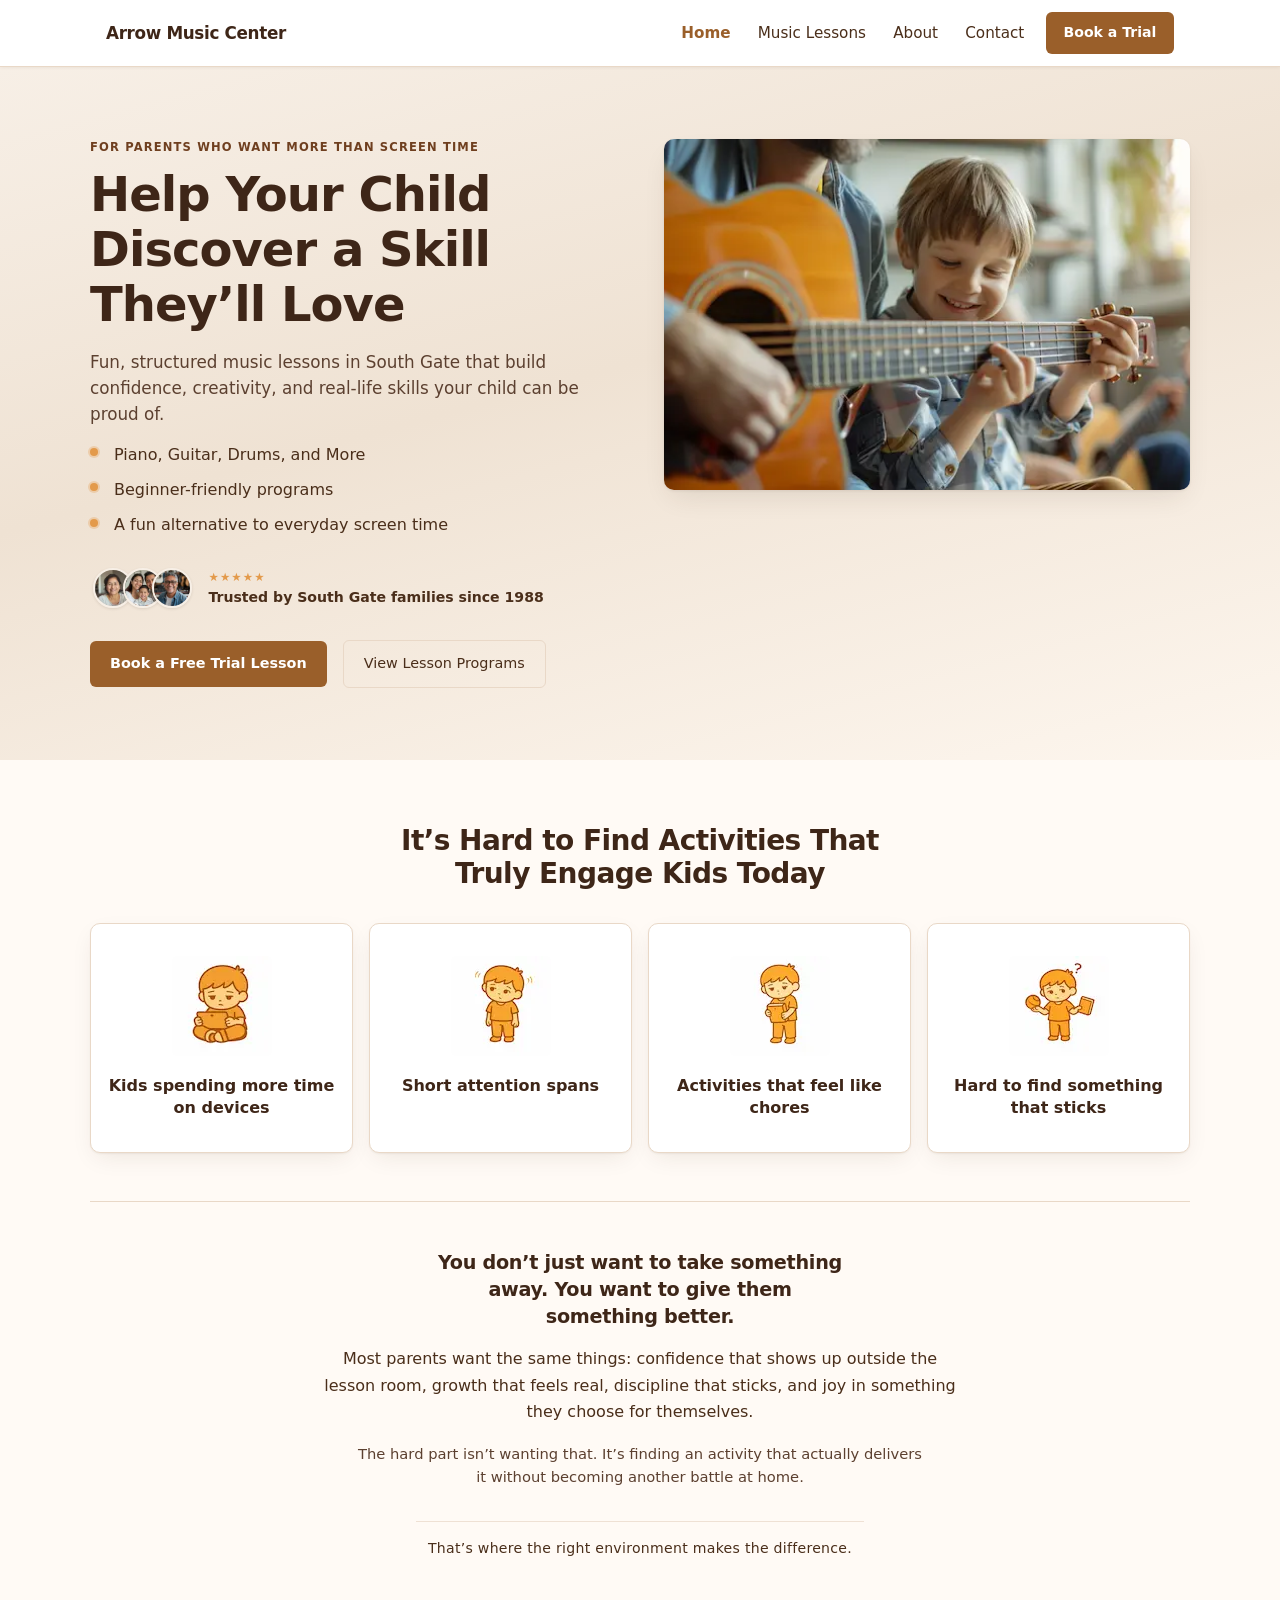
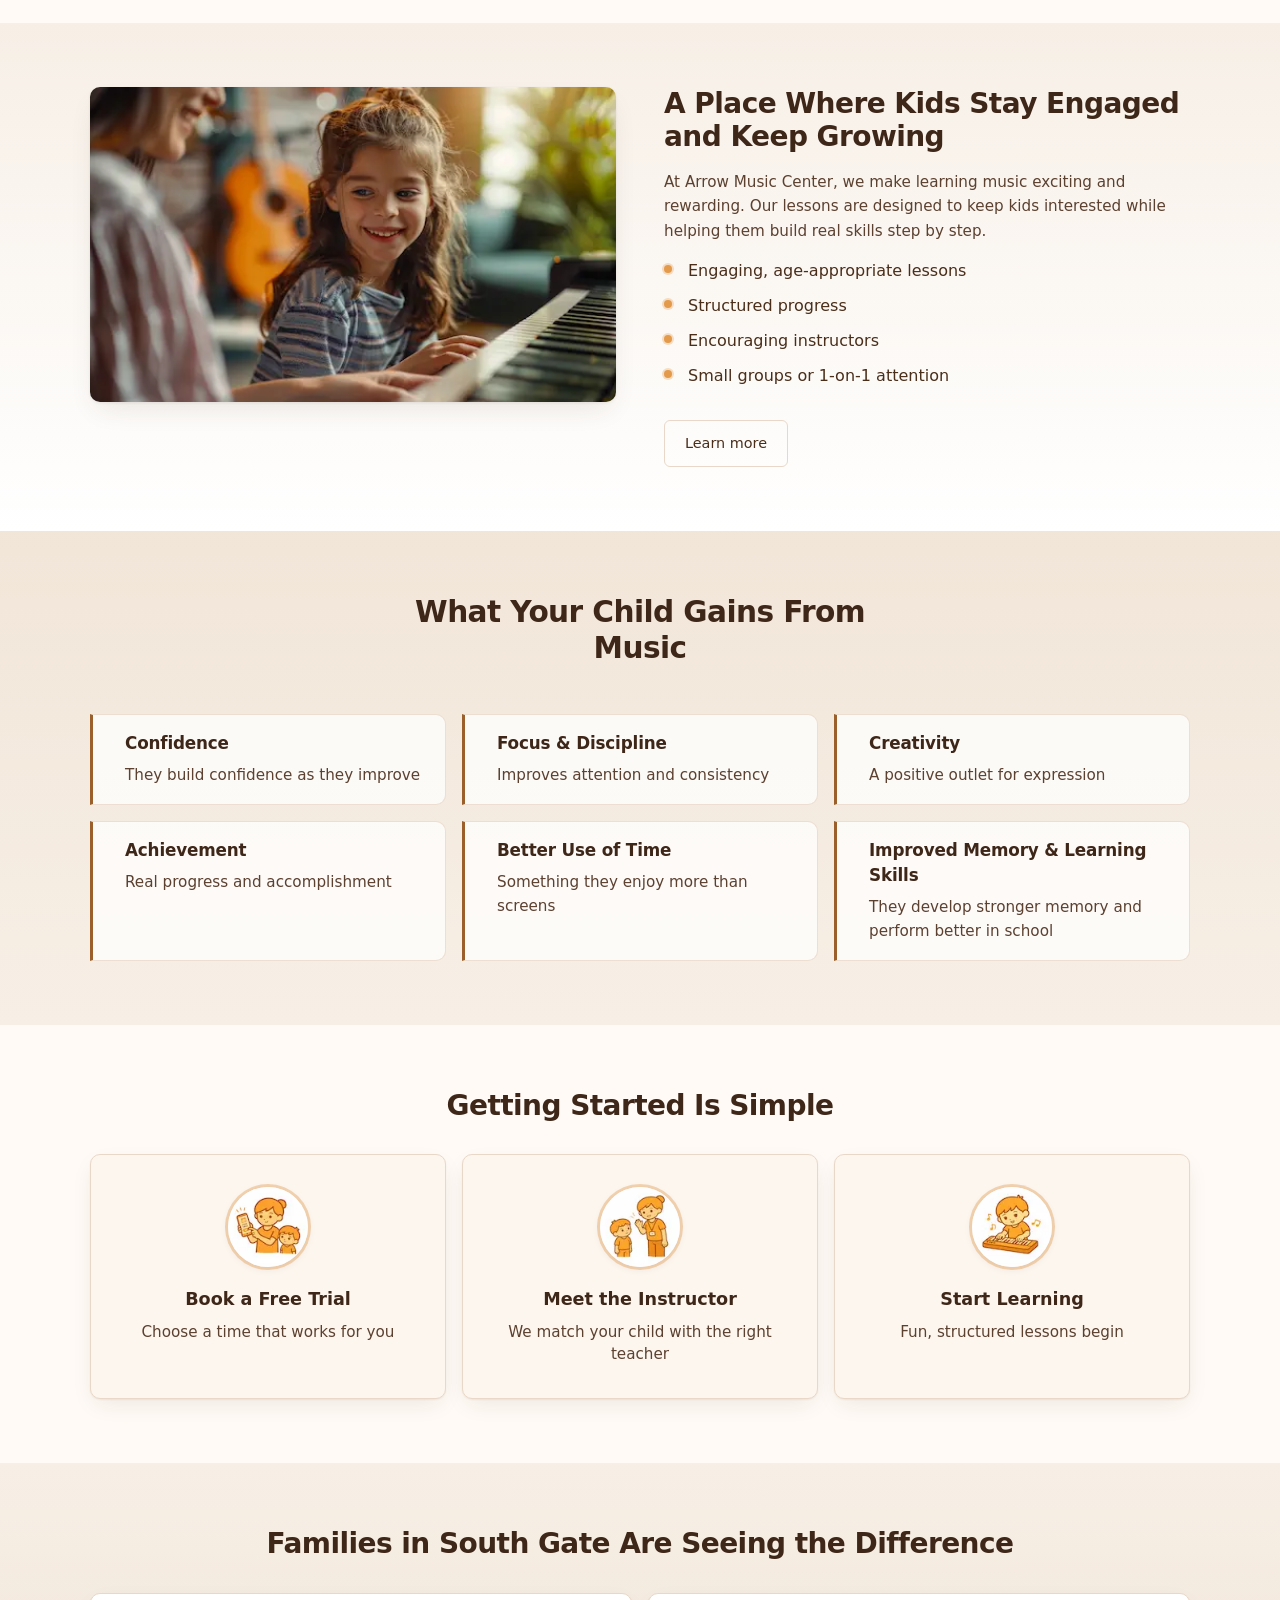
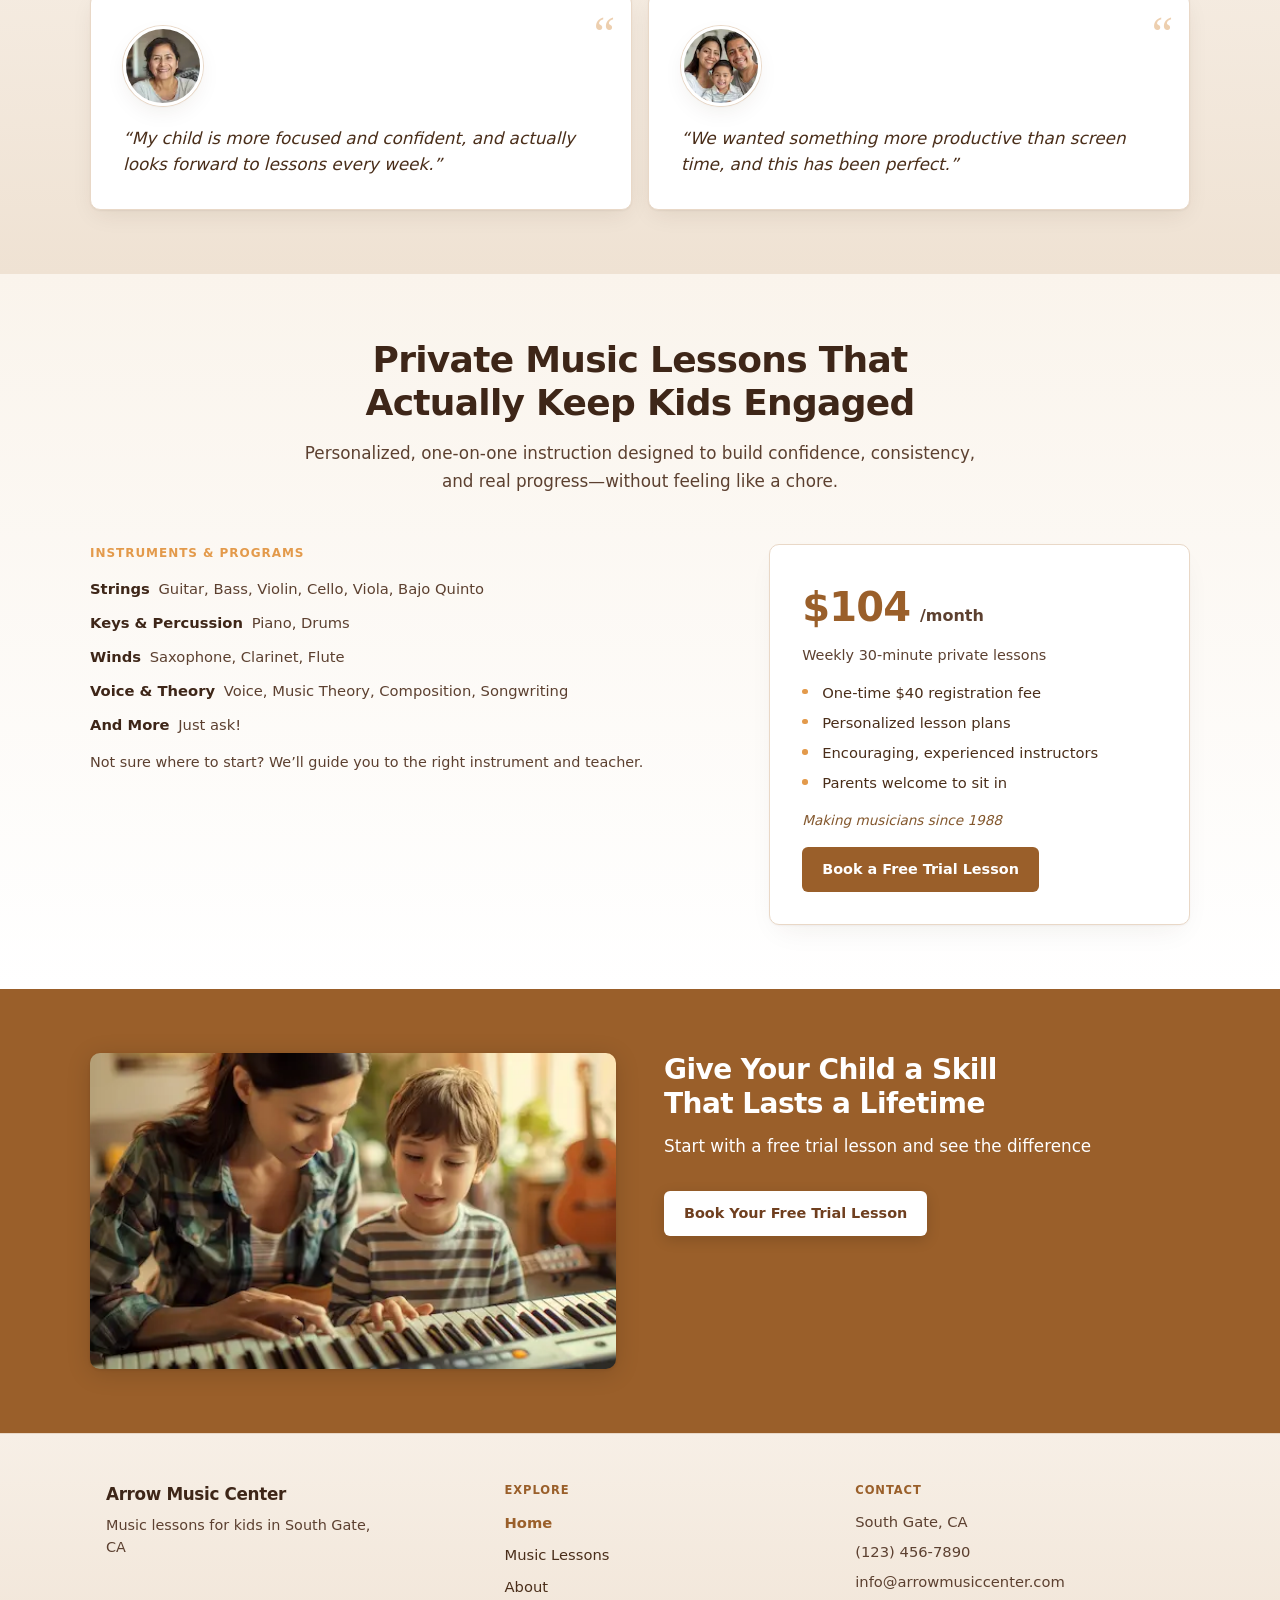
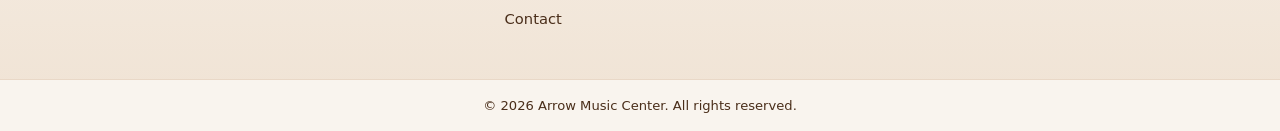
<file: index.html>
<!doctype html>
<html lang="en">
  <head>
    <meta charset="UTF-8" />
    <meta name="viewport" content="width=device-width, initial-scale=1.0" />
    <title>Arrow Music Center | Music Lessons for Kids in South Gate, CA</title>
    <meta
      name="description"
      content="Fun, structured music lessons for kids in South Gate, CA. Build confidence, creativity, and real skills. Book a free trial lesson today."
    />

    <link rel="stylesheet" href="styles/global.css" />
    <link rel="stylesheet" href="styles/home.css" />
  </head>

  <body class="page">
    <a class="skip-link" href="#main">Skip to content</a>
    <header class="site-header">
      <div class="site-header__inner">
        <a
          href="index.html"
          class="site-header__brand"
          aria-label="Arrow Music Center, home"
          >Arrow Music Center</a
        >
        <input
          type="checkbox"
          id="site-nav-toggle"
          class="site-header__checkbox"
          aria-label="Open navigation menu"
        />
        <label for="site-nav-toggle" class="site-header__menu-btn">
          <span class="site-header__menu-icon"></span>
        </label>
        <label
          for="site-nav-toggle"
          class="site-header__backdrop"
          aria-hidden="true"
        ></label>
        <nav class="site-header__nav" aria-label="Main navigation">
          <ul class="site-header__list">
            <li>
              <a href="index.html" class="site-header__link" aria-current="page"
                >Home</a
              >
            </li>
            <li>
              <a href="music-lessons.html" class="site-header__link"
                >Music Lessons</a
              >
            </li>
            <li><a href="about.html" class="site-header__link">About</a></li>
            <li>
              <a href="contact.html" class="site-header__link">Contact</a>
            </li>
            <li class="site-header__item--cta">
              <a
                href="contact.html#booking-form"
                class="site-header__cta btn btn--primary"
                >Book a Trial</a
              >
            </li>
          </ul>
        </nav>
      </div>
    </header>
    <main class="home" id="main">
      <!-- HERO -->
      <section
        class="home__hero hero"
        aria-labelledby="home-hero-eyebrow home-hero-heading"
      >
        <div class="hero__container">
          <div class="hero__image-wrapper">
            <img
              src="images/home/arrow-home-hero.webp"
              alt="Children smiling during a group music lesson at Arrow Music Center"
              class="hero__image"
              width="560"
              height="373"
            />
          </div>

          <div class="hero__content">
            <p class="hero__eyebrow" id="home-hero-eyebrow">
              For parents who want more than screen time
            </p>
            <h1 class="hero__title" id="home-hero-heading">
              Help Your Child Discover a Skill They’ll Love
            </h1>

            <p class="hero__subtitle">
              Fun, structured music lessons in South Gate that build confidence,
              creativity, and real-life skills your child can be proud of.
            </p>

            <ul class="hero__list">
              <li class="hero__item">Piano, Guitar, Drums, and More</li>
              <li class="hero__item">Beginner-friendly programs</li>
              <li class="hero__item">
                A fun alternative to everyday screen time
              </li>
            </ul>

            <div class="hero__social-proof">
              <div class="hero__avatar-stack" aria-hidden="true">
                <img
                  src="images/home/single-parent-avatar.webp"
                  alt=""
                  width="40"
                  height="40"
                  class="hero__avatar"
                  decoding="async"
                />
                <img
                  src="images/home/family-avatar.webp"
                  alt=""
                  width="40"
                  height="40"
                  class="hero__avatar"
                  decoding="async"
                />
                <img
                  src="images/home/instructor-1.webp"
                  alt=""
                  width="40"
                  height="40"
                  class="hero__avatar"
                  decoding="async"
                />
              </div>
              <p class="hero__social-proof-copy">
                <span class="hero__social-proof-sr"
                  >Rated 5 out of 5 stars.
                </span>
                <span class="hero__social-proof-stars" aria-hidden="true"
                  >★★★★★</span
                >
                <span class="hero__social-proof-tagline">
                  Trusted by South Gate families since 1988
                </span>
              </p>
            </div>

            <div class="hero__actions">
              <a
                href="contact.html#booking-form"
                class="hero__cta btn btn--primary"
                >Book a Free Trial Lesson</a
              >
              <a href="#programs" class="hero__cta btn btn--secondary"
                >View Lesson Programs</a
              >
            </div>
          </div>
        </div>
      </section>

      <!-- PROBLEM -->
      <section class="home__problem problem" aria-labelledby="problem-heading">
        <div class="problem__container">
          <h2 class="problem__title" id="problem-heading">
            It’s Hard to Find Activities That Truly Engage Kids Today
          </h2>

          <div class="problem__grid">
            <div class="problem__card">
              <img
                src="images/home/problem-card-1.webp"
                alt="Illustration: kids and screen time"
                class="problem__icon"
              />
              <p class="problem__card-text">
                Kids spending more time on devices
              </p>
            </div>

            <div class="problem__card">
              <img
                src="images/home/problem-card-2.webp"
                alt="Illustration: short attention span"
                class="problem__icon"
              />
              <p class="problem__card-text">Short attention spans</p>
            </div>

            <div class="problem__card">
              <img
                src="images/home/problem-card-3.webp"
                alt="Illustration: activities that feel like chores"
                class="problem__icon"
              />
              <p class="problem__card-text">Activities that feel like chores</p>
            </div>

            <div class="problem__card">
              <img
                src="images/home/problem-card-4.webp"
                alt="Illustration: hard to find something that sticks"
                class="problem__icon"
              />
              <p class="problem__card-text">
                Hard to find something that sticks
              </p>
            </div>
          </div>

          <div class="problem__outro">
            <div class="problem__outro-main">
              <p class="problem__closing">
                You don’t just want to take something away. You want to give
                them something better.
              </p>
              <p class="problem__support">
                Most parents want the same things: confidence that shows up
                outside the lesson room, growth that feels real, discipline that
                sticks, and joy in something they choose for themselves.
              </p>
              <p class="problem__support-extra">
                The hard part isn’t wanting that. It’s finding an activity that
                actually delivers it without becoming another battle at home.
              </p>
            </div>
            <p class="problem__transition">
              That’s where the right environment makes the difference.
            </p>
          </div>
        </div>
      </section>

      <!-- SOLUTION -->
      <section
        class="home__solution solution"
        aria-labelledby="solution-heading"
      >
        <div class="solution__container">
          <div class="solution__image-wrapper">
            <img
              src="images/home/arrow-home-solution.webp"
              alt="Children learning guitar and drums together in a lesson at Arrow Music Center"
              class="solution__image"
              width="560"
              height="373"
            />
          </div>

          <div class="solution__content">
            <h2 class="solution__title" id="solution-heading">
              A Place Where Kids Stay Engaged and Keep Growing
            </h2>

            <p class="solution__text">
              At Arrow Music Center, we make learning music exciting and
              rewarding. Our lessons are designed to keep kids interested while
              helping them build real skills step by step.
            </p>

            <ul class="solution__list">
              <li class="solution__item">Engaging, age-appropriate lessons</li>
              <li class="solution__item">Structured progress</li>
              <li class="solution__item">Encouraging instructors</li>
              <li class="solution__item">Small groups or 1-on-1 attention</li>
            </ul>

            <a href="#programs" class="solution__cta btn btn--secondary"
              >Learn more</a
            >
          </div>
        </div>
      </section>

      <!-- BENEFITS -->
      <section class="home__benefits benefits">
        <div class="benefits__container">
          <h2 class="benefits__title">What Your Child Gains From Music</h2>

          <div class="benefits__blocks">
            <div class="benefits__block">
              <h3 class="benefits__block-title">Confidence</h3>
              <p class="benefits__block-text">
                They build confidence as they improve
              </p>
            </div>

            <div class="benefits__block">
              <h3 class="benefits__block-title">Focus &amp; Discipline</h3>
              <p class="benefits__block-text">
                Improves attention and consistency
              </p>
            </div>

            <div class="benefits__block">
              <h3 class="benefits__block-title">Creativity</h3>
              <p class="benefits__block-text">
                A positive outlet for expression
              </p>
            </div>

            <div class="benefits__block">
              <h3 class="benefits__block-title">Achievement</h3>
              <p class="benefits__block-text">
                Real progress and accomplishment
              </p>
            </div>

            <div class="benefits__block">
              <h3 class="benefits__block-title">Better Use of Time</h3>
              <p class="benefits__block-text">
                Something they enjoy more than screens
              </p>
            </div>
            <div class="benefits__block">
              <h3 class="benefits__block-title">
                Improved Memory & Learning Skills
              </h3>
              <p class="benefits__block-text">
                They develop stronger memory and perform better in school
              </p>
            </div>
          </div>
        </div>
      </section>

      <!-- HOW IT WORKS -->
      <section class="home__steps steps" aria-labelledby="steps-heading">
        <div class="steps__container">
          <h2 class="steps__title" id="steps-heading">
            Getting Started Is Simple
          </h2>

          <div class="steps__list">
            <div class="steps__item">
              <img
                src="images/home/step-1-icon.webp"
                alt="Icon for step 1: book a free trial"
                class="steps__icon"
              />
              <h3 class="steps__item-title">Book a Free Trial</h3>
              <p class="steps__item-text">Choose a time that works for you</p>
            </div>

            <div class="steps__item">
              <img
                src="images/home/step-2-icon.webp"
                alt="Icon for step 2: meet the instructor"
                class="steps__icon"
              />
              <h3 class="steps__item-title">Meet the Instructor</h3>
              <p class="steps__item-text">
                We match your child with the right teacher
              </p>
            </div>

            <div class="steps__item">
              <img
                src="images/home/step-3-icon.webp"
                alt="Icon for step 3: start learning"
                class="steps__icon"
              />
              <h3 class="steps__item-title">Start Learning</h3>
              <p class="steps__item-text">Fun, structured lessons begin</p>
            </div>
          </div>
        </div>
      </section>

      <!-- TESTIMONIALS -->
      <section
        class="home__testimonials testimonials"
        aria-labelledby="testimonials-heading"
      >
        <div class="testimonials__container">
          <h2 class="testimonials__title" id="testimonials-heading">
            Families in South Gate Are Seeing the Difference
          </h2>

          <div class="testimonials__list">
            <blockquote class="testimonials__item">
              <img
                src="images/home/single-parent-avatar.webp"
                alt="Portrait of a parent who shared a testimonial"
                class="testimonials__avatar"
              />
              <p class="testimonials__text">
                “My child is more focused and confident, and actually looks
                forward to lessons every week.”
              </p>
            </blockquote>

            <blockquote class="testimonials__item">
              <img
                src="images/home/family-avatar.webp"
                alt="Portrait of a family who shared a testimonial"
                class="testimonials__avatar"
              />
              <p class="testimonials__text">
                “We wanted something more productive than screen time, and this
                has been perfect.”
              </p>
            </blockquote>
          </div>
        </div>
      </section>

      <!-- PROGRAMS -->
      <section id="programs" class="home__programs programs">
        <div class="programs__container container">
          <header class="programs__header">
            <h2 class="programs__title">
              Private Music Lessons That Actually Keep Kids Engaged
            </h2>
            <p class="programs__intro">
              Personalized, one-on-one instruction designed to build confidence,
              consistency, and real progress—without feeling like a chore.
            </p>
          </header>

          <div class="programs__content">
            <!-- LEFT -->
            <div class="programs__left">
              <div class="programs__panel-block">
                <h3 class="programs__subheading">Instruments & Programs</h3>

                <div class="programs__groups">
                  <div class="programs__group">
                    <span class="programs__group-title">Strings</span>
                    <span class="programs__group-items">
                      Guitar, Bass, Violin, Cello, Viola, Bajo Quinto
                    </span>
                  </div>

                  <div class="programs__group">
                    <span class="programs__group-title">Keys & Percussion</span>
                    <span class="programs__group-items"> Piano, Drums </span>
                  </div>

                  <div class="programs__group">
                    <span class="programs__group-title">Winds</span>
                    <span class="programs__group-items">
                      Saxophone, Clarinet, Flute
                    </span>
                  </div>

                  <div class="programs__group">
                    <span class="programs__group-title">Voice & Theory</span>
                    <span class="programs__group-items">
                      Voice, Music Theory, Composition, Songwriting
                    </span>
                  </div>

                  <div class="programs__group">
                    <span class="programs__group-title">And More</span>
                    <span class="programs__group-items"> Just ask! </span>
                  </div>
                </div>
              </div>

              <p class="programs__support">
                Not sure where to start? We’ll guide you to the right instrument
                and teacher.
              </p>
            </div>

            <!-- RIGHT (PRICING BLOCK) -->
            <div class="programs__right">
              <div class="programs__price">
                <span class="programs__price-main">$104</span>
                <span class="programs__price-sub">/month</span>
              </div>

              <p class="programs__price-detail">
                Weekly 30-minute private lessons
              </p>

              <ul class="programs__list">
                <li>One-time $40 registration fee</li>
                <li>Personalized lesson plans</li>
                <li>Encouraging, experienced instructors</li>
                <li>Parents welcome to sit in</li>
              </ul>

              <p class="programs__trust">Making musicians since 1988</p>

              <a
                href="contact.html#booking-form"
                class="btn btn--primary programs__btn"
              >
                Book a Free Trial Lesson
              </a>
            </div>
          </div>
        </div>
      </section>

      <!-- FINAL CTA -->
      <section
        id="contact"
        class="home__cta cta"
        aria-labelledby="home-cta-heading"
      >
        <div class="cta__container">
          <div class="cta__image-wrapper">
            <img
              src="images/home/cta.webp"
              alt="Student practicing piano during a lesson at Arrow Music Center"
              class="cta__image"
              width="520"
              height="312"
            />
          </div>

          <div class="cta__content">
            <h2 class="cta__title" id="home-cta-heading">
              Give Your Child a Skill That Lasts a Lifetime
            </h2>

            <p class="cta__text">
              Start with a free trial lesson and see the difference
            </p>

            <a
              href="contact.html#booking-form"
              class="cta__button btn btn--primary"
            >
              Book Your Free Trial Lesson
            </a>
          </div>
        </div>
      </section>
    </main>

    <footer class="site-footer">
      <div class="site-footer__inner">
        <div class="site-footer__col site-footer__col--brand">
          <p class="site-footer__name">Arrow Music Center</p>
          <p class="site-footer__tagline">
            Music lessons for kids in South Gate, CA
          </p>
        </div>
        <nav class="site-footer__col site-footer__nav" aria-label="Footer">
          <p class="site-footer__heading">Explore</p>
          <ul class="site-footer__list">
            <li>
              <a href="index.html" class="site-footer__link" aria-current="page"
                >Home</a
              >
            </li>
            <li>
              <a href="music-lessons.html" class="site-footer__link"
                >Music Lessons</a
              >
            </li>
            <li>
              <a href="about.html" class="site-footer__link">About</a>
            </li>
            <li>
              <a href="contact.html" class="site-footer__link">Contact</a>
            </li>
          </ul>
        </nav>
        <div class="site-footer__col site-footer__col--contact">
          <p class="site-footer__heading">Contact</p>
          <p class="site-footer__text">South Gate, CA</p>
          <p class="site-footer__text">
            <a href="tel:+11234567890" class="site-footer__link"
              >(123) 456-7890</a
            >
          </p>
          <p class="site-footer__text">
            <a href="mailto:info@arrowmusiccenter.com" class="site-footer__link"
              >info@arrowmusiccenter.com</a
            >
          </p>
        </div>
      </div>
      <div class="site-footer__bar">
        <p class="site-footer__copy">
          &copy; 2026 Arrow Music Center. All rights reserved.
        </p>
      </div>
    </footer>
  </body>
</html>
</file>
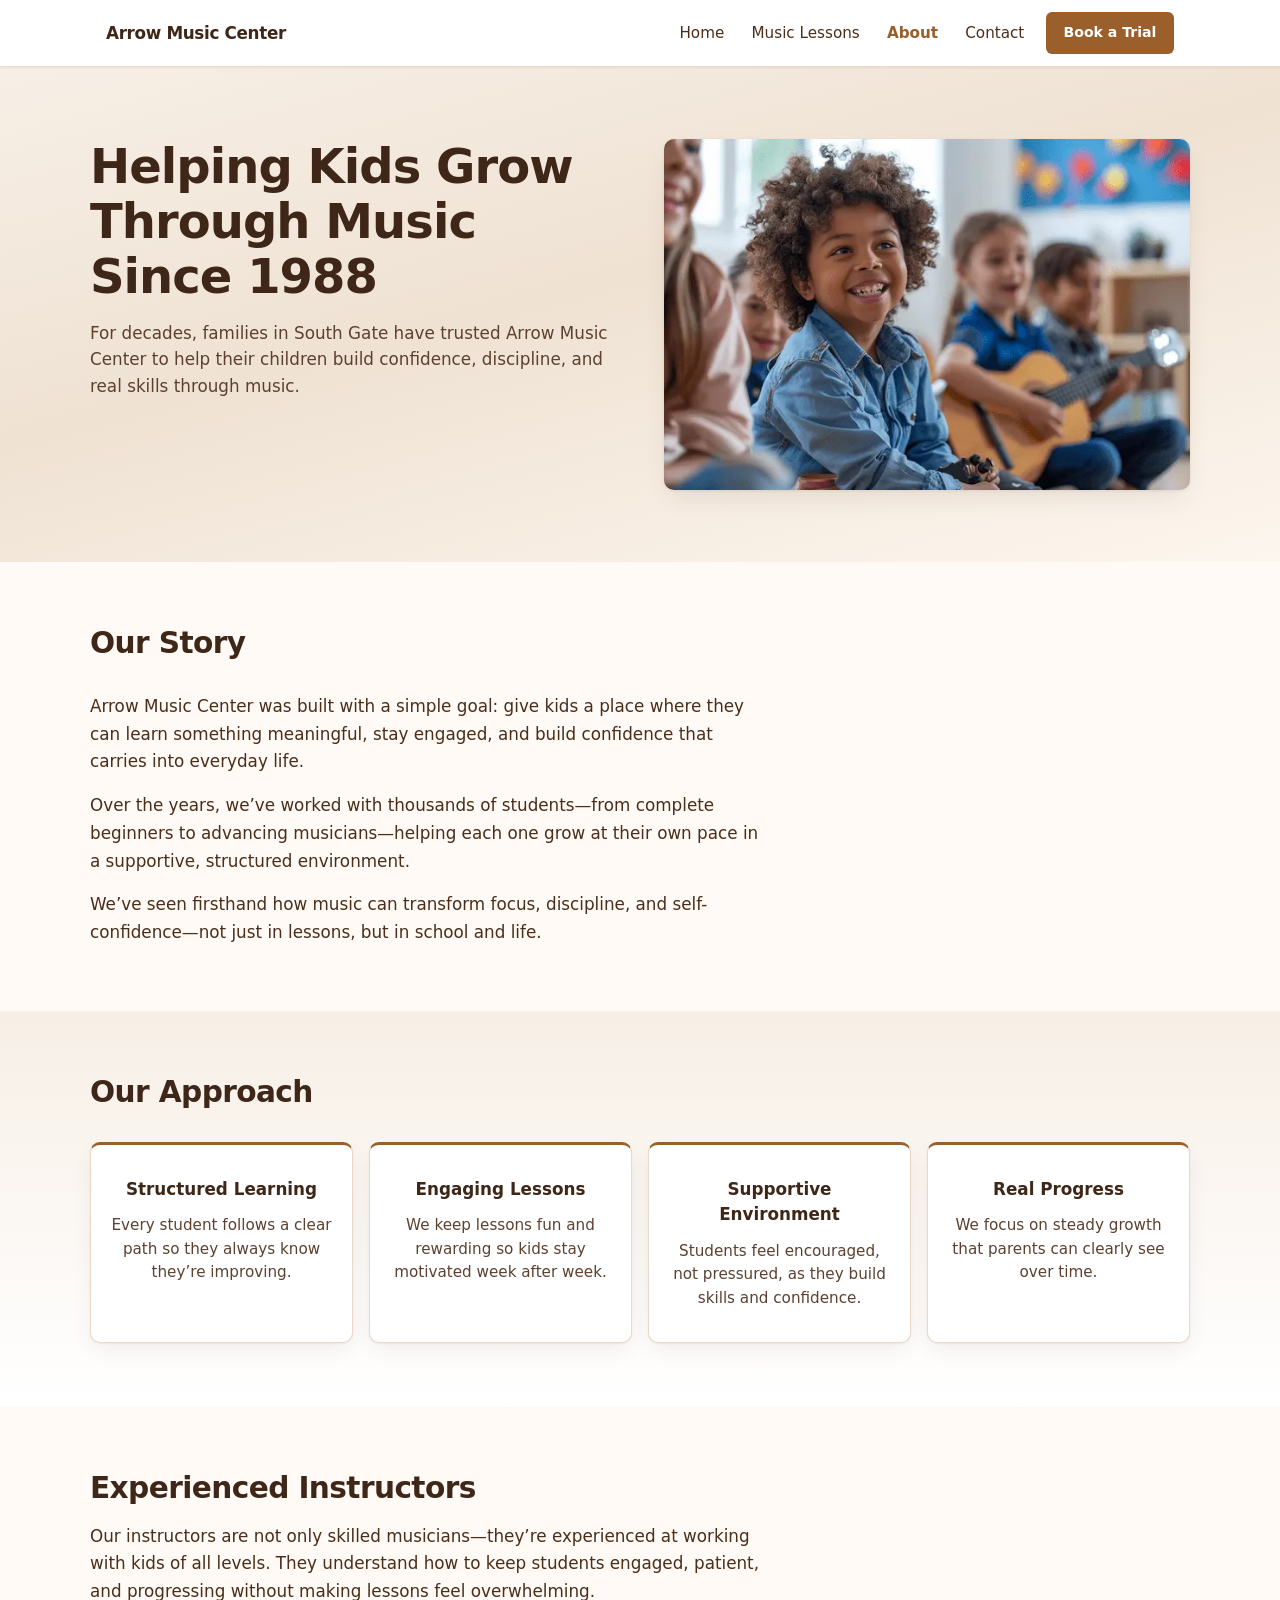
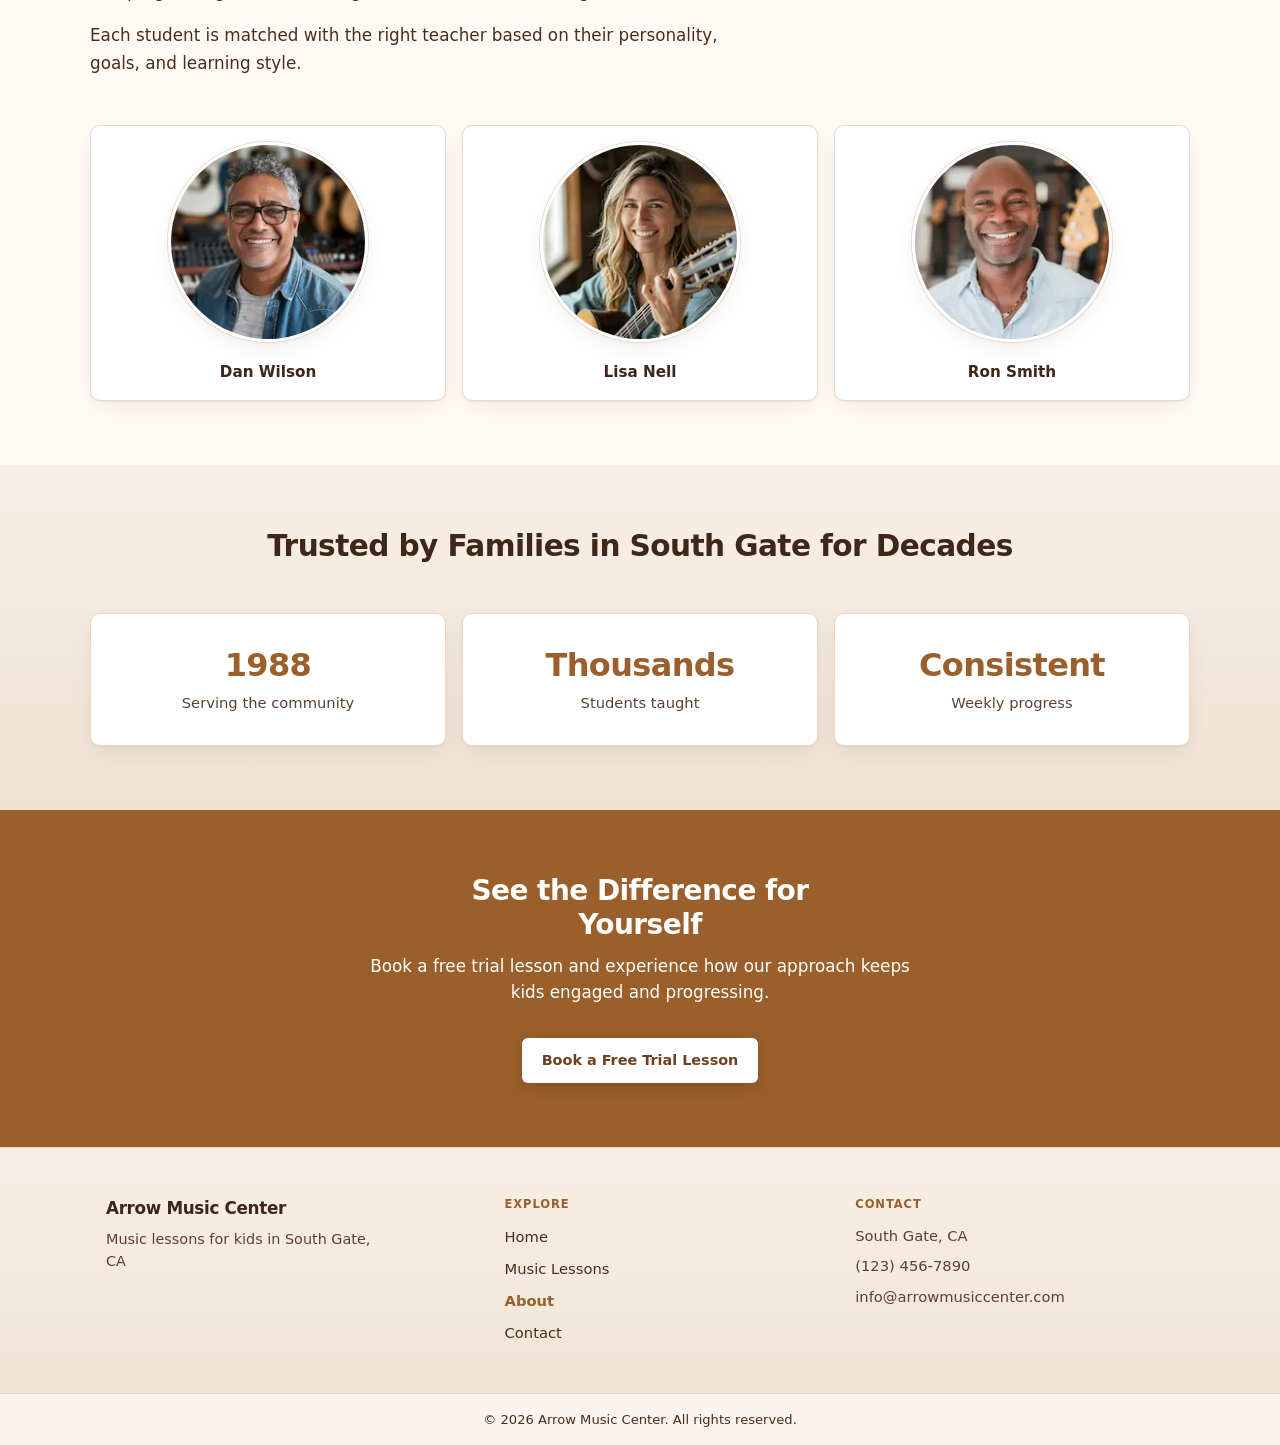
<file: about.html>
<!doctype html>
<html lang="en">
  <head>
    <meta charset="UTF-8" />
    <meta name="viewport" content="width=device-width, initial-scale=1.0" />
    <title>About Arrow Music Center | Music Lessons in South Gate, CA</title>
    <meta
      name="description"
      content="Learn about Arrow Music Center in South Gate, CA. Experienced instructors, structured lessons, and a proven approach helping kids build confidence through music since 1988."
    />

    <link rel="stylesheet" href="styles/global.css" />
    <link rel="stylesheet" href="styles/about.css" />
  </head>

  <body class="page">
    <a class="skip-link" href="#main">Skip to content</a>
    <header class="site-header">
      <div class="site-header__inner">
        <a
          href="index.html"
          class="site-header__brand"
          aria-label="Arrow Music Center, home"
          >Arrow Music Center</a
        >
        <input
          type="checkbox"
          id="site-nav-toggle"
          class="site-header__checkbox"
          aria-label="Open navigation menu"
        />
        <label for="site-nav-toggle" class="site-header__menu-btn">
          <span class="site-header__menu-icon"></span>
        </label>
        <label
          for="site-nav-toggle"
          class="site-header__backdrop"
          aria-hidden="true"
        ></label>
        <nav class="site-header__nav" aria-label="Main navigation">
          <ul class="site-header__list">
            <li><a href="index.html" class="site-header__link">Home</a></li>
            <li>
              <a href="music-lessons.html" class="site-header__link"
                >Music Lessons</a
              >
            </li>
            <li>
              <a href="about.html" class="site-header__link" aria-current="page"
                >About</a
              >
            </li>
            <li>
              <a href="contact.html" class="site-header__link">Contact</a>
            </li>
            <li class="site-header__item--cta">
              <a
                href="contact.html#booking-form"
                class="site-header__cta btn btn--primary"
                >Book a Trial</a
              >
            </li>
          </ul>
        </nav>
      </div>
    </header>
    <main class="about" id="main">
      <!-- HERO -->
      <section class="about__hero hero" aria-labelledby="about-hero-heading">
        <div class="hero__container">
          <div class="hero__content">
            <h1 class="hero__title" id="about-hero-heading">
              Helping Kids Grow Through Music Since 1988
            </h1>

            <p class="hero__subtitle">
              For decades, families in South Gate have trusted Arrow Music
              Center to help their children build confidence, discipline, and
              real skills through music.
            </p>
          </div>

          <div class="hero__image-wrapper">
            <img
              src="images/home/about-hero.webp"
              alt="Welcoming teaching studio at Arrow Music Center in South Gate"
              class="hero__image"
              width="560"
              height="373"
            />
          </div>
        </div>
      </section>

      <!-- STORY -->
      <section class="about__story story">
        <div class="story__container">
          <h2 class="story__title">Our Story</h2>

          <div class="story__content">
            <p class="story__text">
              Arrow Music Center was built with a simple goal: give kids a place
              where they can learn something meaningful, stay engaged, and build
              confidence that carries into everyday life.
            </p>

            <p class="story__text">
              Over the years, we’ve worked with thousands of students—from
              complete beginners to advancing musicians—helping each one grow at
              their own pace in a supportive, structured environment.
            </p>

            <p class="story__text">
              We’ve seen firsthand how music can transform focus, discipline,
              and self-confidence—not just in lessons, but in school and life.
            </p>
          </div>
        </div>
      </section>

      <!-- MISSION -->
      <section class="about__mission mission">
        <div class="mission__container">
          <h2 class="mission__title">Our Approach</h2>

          <div class="mission__grid">
            <div class="mission__item">
              <h3 class="mission__item-title">Structured Learning</h3>
              <p class="mission__item-text">
                Every student follows a clear path so they always know they’re
                improving.
              </p>
            </div>

            <div class="mission__item">
              <h3 class="mission__item-title">Engaging Lessons</h3>
              <p class="mission__item-text">
                We keep lessons fun and rewarding so kids stay motivated week
                after week.
              </p>
            </div>

            <div class="mission__item">
              <h3 class="mission__item-title">Supportive Environment</h3>
              <p class="mission__item-text">
                Students feel encouraged, not pressured, as they build skills
                and confidence.
              </p>
            </div>

            <div class="mission__item">
              <h3 class="mission__item-title">Real Progress</h3>
              <p class="mission__item-text">
                We focus on steady growth that parents can clearly see over
                time.
              </p>
            </div>
          </div>
        </div>
      </section>

      <!-- INSTRUCTORS -->
      <section
        class="about__instructors instructors"
        aria-labelledby="instructors-heading"
      >
        <div class="instructors__container">
          <h2 class="instructors__title" id="instructors-heading">
            Experienced Instructors
          </h2>

          <div class="instructors__content">
            <p class="instructors__text">
              Our instructors are not only skilled musicians—they’re experienced
              at working with kids of all levels. They understand how to keep
              students engaged, patient, and progressing without making lessons
              feel overwhelming.
            </p>

            <p class="instructors__text">
              Each student is matched with the right teacher based on their
              personality, goals, and learning style.
            </p>
          </div>

          <div class="instructors__grid">
            <div class="instructors__card">
              <img
                src="images/home/instructor-1.webp"
                alt="First featured music instructor at Arrow Music Center"
                class="instructors__image"
                width="200"
                height="200"
              />
              <p class="instructors__name">Dan Wilson</p>
            </div>

            <div class="instructors__card">
              <img
                src="images/home/instructor-2.webp"
                alt="Second featured music instructor at Arrow Music Center"
                class="instructors__image"
                width="200"
                height="200"
              />
              <p class="instructors__name">Lisa Nell</p>
            </div>

            <div class="instructors__card">
              <img
                src="images/home/instructor-3.webp"
                alt="Third featured music instructor at Arrow Music Center"
                class="instructors__image"
                width="200"
                height="200"
              />
              <p class="instructors__name">Ron Smith</p>
            </div>
          </div>
        </div>
      </section>

      <!-- TRUST / PROOF -->
      <section class="about__trust trust">
        <div class="trust__container">
          <h2 class="trust__title">
            Trusted by Families in South Gate for Decades
          </h2>

          <div class="trust__grid">
            <div class="trust__item">
              <p class="trust__number">1988</p>
              <p class="trust__label">Serving the community</p>
            </div>

            <div class="trust__item">
              <p class="trust__number">Thousands</p>
              <p class="trust__label">Students taught</p>
            </div>

            <div class="trust__item">
              <p class="trust__number">Consistent</p>
              <p class="trust__label">Weekly progress</p>
            </div>
          </div>
        </div>
      </section>

      <!-- CTA -->
      <section class="about__cta cta" aria-labelledby="about-cta-heading">
        <div class="cta__container">
          <h2 class="cta__title" id="about-cta-heading">
            See the Difference for Yourself
          </h2>

          <p class="cta__text">
            Book a free trial lesson and experience how our approach keeps kids
            engaged and progressing.
          </p>

          <a href="contact.html#booking-form" class="btn btn--primary">
            Book a Free Trial Lesson
          </a>
        </div>
      </section>
    </main>

    <footer class="site-footer">
      <div class="site-footer__inner">
        <div class="site-footer__col site-footer__col--brand">
          <p class="site-footer__name">Arrow Music Center</p>
          <p class="site-footer__tagline">
            Music lessons for kids in South Gate, CA
          </p>
        </div>
        <nav class="site-footer__col site-footer__nav" aria-label="Footer">
          <p class="site-footer__heading">Explore</p>
          <ul class="site-footer__list">
            <li><a href="index.html" class="site-footer__link">Home</a></li>
            <li>
              <a href="music-lessons.html" class="site-footer__link"
                >Music Lessons</a
              >
            </li>
            <li>
              <a href="about.html" class="site-footer__link" aria-current="page"
                >About</a
              >
            </li>
            <li>
              <a href="contact.html" class="site-footer__link">Contact</a>
            </li>
          </ul>
        </nav>
        <div class="site-footer__col site-footer__col--contact">
          <p class="site-footer__heading">Contact</p>
          <p class="site-footer__text">South Gate, CA</p>
          <p class="site-footer__text">
            <a href="tel:+11234567890" class="site-footer__link"
              >(123) 456-7890</a
            >
          </p>
          <p class="site-footer__text">
            <a href="mailto:info@arrowmusiccenter.com" class="site-footer__link"
              >info@arrowmusiccenter.com</a
            >
          </p>
        </div>
      </div>
      <div class="site-footer__bar">
        <p class="site-footer__copy">
          &copy; 2026 Arrow Music Center. All rights reserved.
        </p>
      </div>
    </footer>
  </body>
</html>
</file>
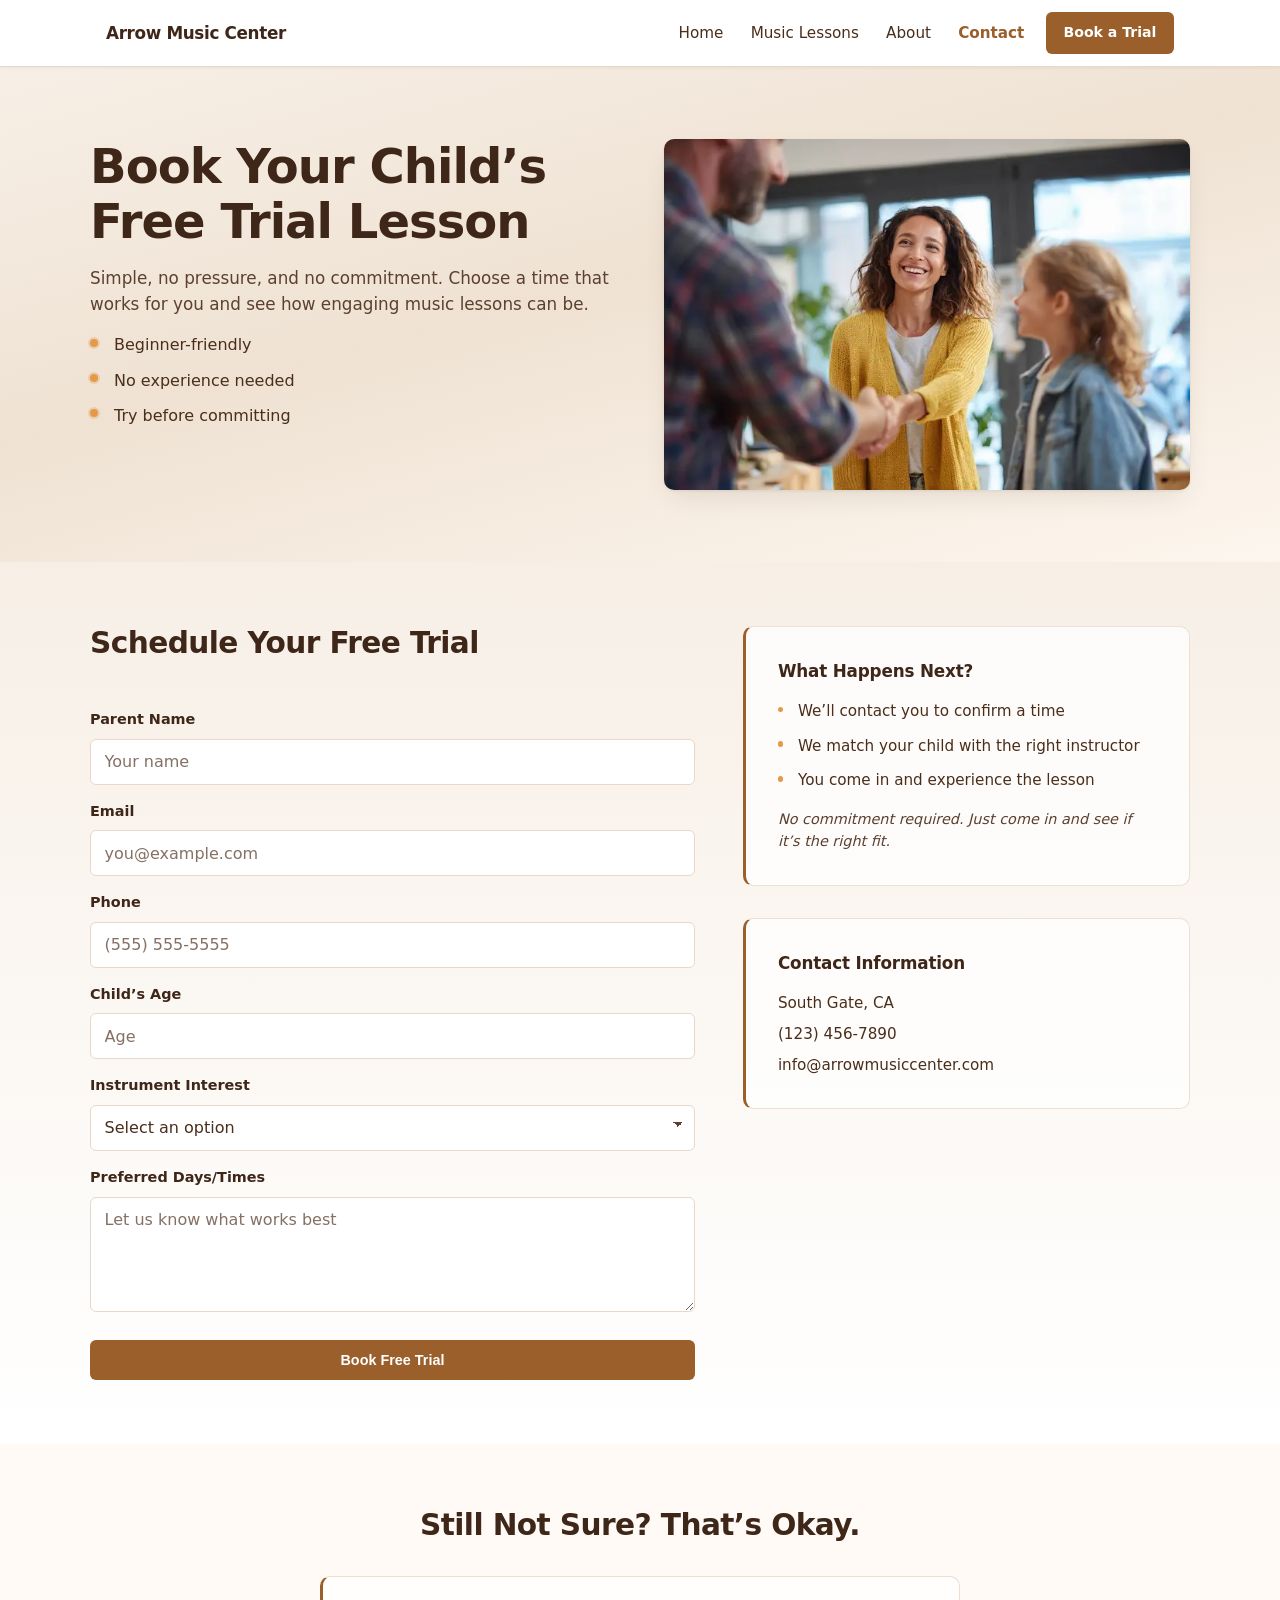
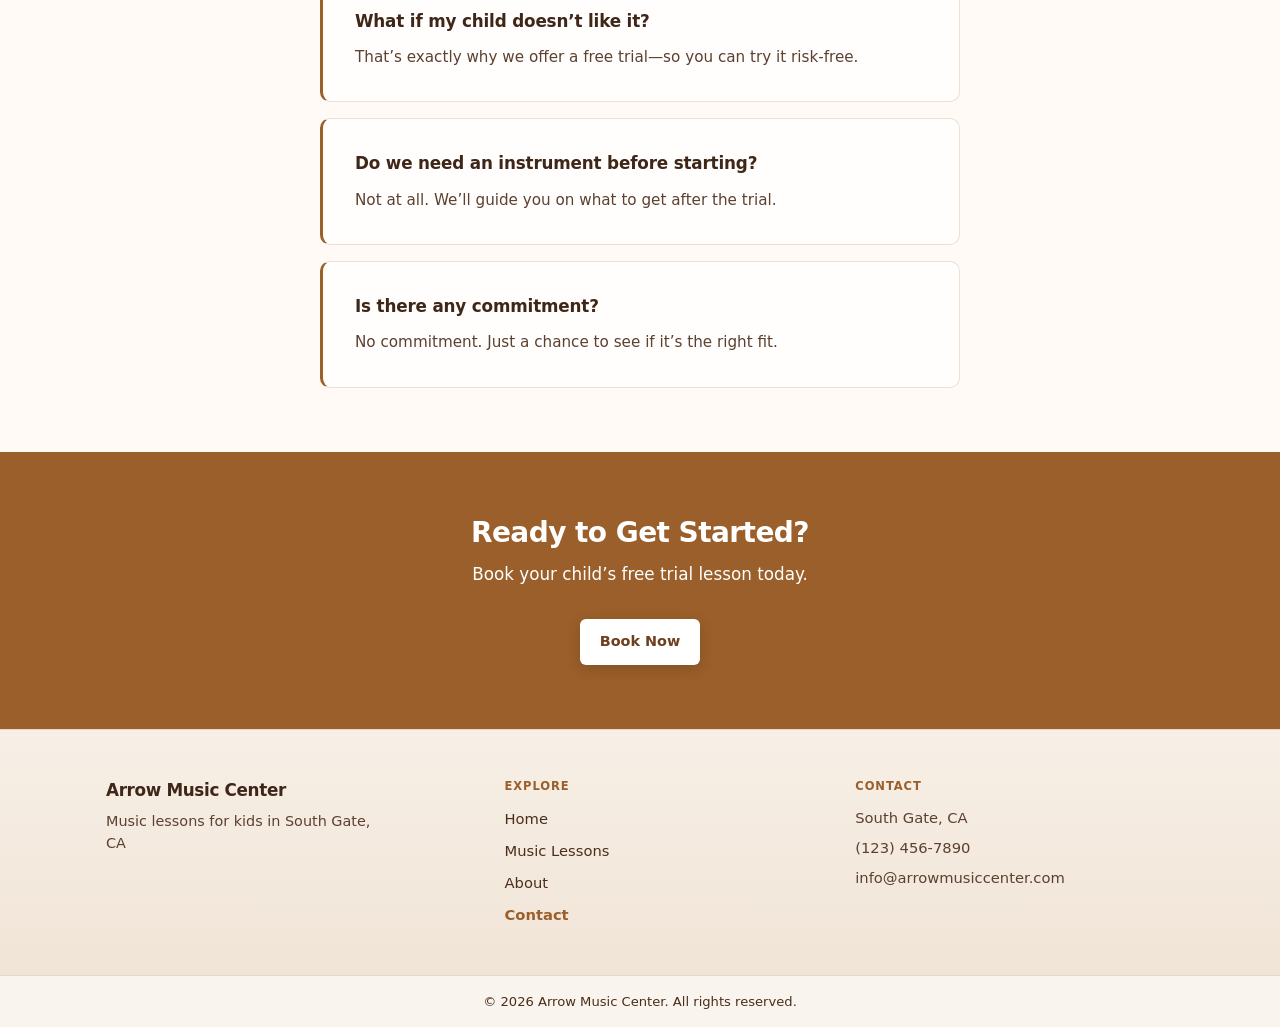
<file: contact.html>
<!doctype html>
<html lang="en" id="top">
  <head>
    <meta charset="UTF-8" />
    <meta name="viewport" content="width=device-width, initial-scale=1.0" />
    <title>Book a Free Trial Lesson | Arrow Music Center South Gate</title>
    <meta
      name="description"
      content="Book a free trial music lesson in South Gate, CA. Simple scheduling, beginner-friendly, and no commitment required. Get started today."
    />

    <link rel="stylesheet" href="styles/global.css" />
    <link rel="stylesheet" href="styles/contact.css" />
  </head>

  <body class="page">
    <a class="skip-link" href="#main">Skip to content</a>
    <header class="site-header">
      <div class="site-header__inner">
        <a
          href="index.html"
          class="site-header__brand"
          aria-label="Arrow Music Center, home"
          >Arrow Music Center</a
        >
        <input
          type="checkbox"
          id="site-nav-toggle"
          class="site-header__checkbox"
          aria-label="Open navigation menu"
        />
        <label for="site-nav-toggle" class="site-header__menu-btn">
          <span class="site-header__menu-icon"></span>
        </label>
        <label for="site-nav-toggle" class="site-header__backdrop" aria-hidden="true"></label>
        <nav class="site-header__nav" aria-label="Main navigation">
          <ul class="site-header__list">
            <li><a href="index.html" class="site-header__link">Home</a></li>
            <li>
              <a href="music-lessons.html" class="site-header__link"
                >Music Lessons</a
              >
            </li>
            <li><a href="about.html" class="site-header__link">About</a></li>
            <li>
              <a
                href="contact.html"
                class="site-header__link"
                aria-current="page"
                >Contact</a
              >
            </li>
            <li class="site-header__item--cta">
              <a
                href="contact.html#booking-form"
                class="site-header__cta btn btn--primary"
                >Book a Trial</a
              >
            </li>
          </ul>
        </nav>
      </div>
    </header>
    <main class="contact" id="main">
      <!-- HERO -->
      <section
        class="contact__hero hero"
        aria-labelledby="contact-hero-heading"
      >
        <div class="hero__container">
          <div class="hero__content">
            <h1 class="hero__title" id="contact-hero-heading">
              Book Your Child’s Free Trial Lesson
            </h1>

            <p class="hero__subtitle">
              Simple, no pressure, and no commitment. Choose a time that works
              for you and see how engaging music lessons can be.
            </p>

            <ul class="hero__list">
              <li class="hero__item">Beginner-friendly</li>
              <li class="hero__item">No experience needed</li>
              <li class="hero__item">Try before committing</li>
            </ul>
          </div>

          <div class="hero__image-wrapper">
            <img
              src="images/home/contact-hero.webp"
              alt="Parent and child scheduling a music lesson at Arrow Music Center"
              class="hero__image"
              width="560"
              height="373"
            />
          </div>
        </div>
      </section>

      <!-- FORM SECTION -->
      <section
        id="booking-form"
        class="contact__form-section form-section"
        aria-labelledby="booking-form-title"
      >
        <div class="form-section__container">
          <div class="form-section__grid">
            <!-- LEFT (FORM) -->
            <div class="form-section__left">
              <h2 id="booking-form-title" class="form-section__title">
                Schedule Your Free Trial
              </h2>

              <form
                class="form"
                aria-label="Request a free trial lesson"
                name="trial-booking"
              >
                <div class="form__group">
                  <label class="form__label" for="trial-parent-name"
                    >Parent Name</label
                  >
                  <input
                    id="trial-parent-name"
                    name="parentName"
                    type="text"
                    class="form__input"
                    placeholder="Your name"
                    autocomplete="name"
                    required
                  />
                </div>

                <div class="form__group">
                  <label class="form__label" for="trial-email">Email</label>
                  <input
                    id="trial-email"
                    name="email"
                    type="email"
                    class="form__input"
                    placeholder="you@example.com"
                    autocomplete="email"
                    required
                  />
                </div>

                <div class="form__group">
                  <label class="form__label" for="trial-phone">Phone</label>
                  <input
                    id="trial-phone"
                    name="phone"
                    type="tel"
                    class="form__input"
                    placeholder="(555) 555-5555"
                    autocomplete="tel"
                    required
                  />
                </div>

                <div class="form__group">
                  <label class="form__label" for="trial-child-age"
                    >Child’s Age</label
                  >
                  <input
                    id="trial-child-age"
                    name="childAge"
                    type="number"
                    class="form__input"
                    placeholder="Age"
                    min="1"
                    max="18"
                    required
                  />
                </div>

                <div class="form__group">
                  <label class="form__label" for="trial-instrument"
                    >Instrument Interest</label
                  >
                  <select
                    id="trial-instrument"
                    name="instrument"
                    class="form__select"
                    required
                  >
                    <option value="">Select an option</option>
                    <option value="piano">Piano</option>
                    <option value="guitar">Guitar</option>
                    <option value="drums">Drums</option>
                    <option value="voice">Voice</option>
                    <option value="unsure">Not Sure</option>
                  </select>
                </div>

                <div class="form__group">
                  <label class="form__label" for="trial-schedule"
                    >Preferred Days/Times</label
                  >
                  <textarea
                    id="trial-schedule"
                    name="scheduleNotes"
                    class="form__textarea"
                    placeholder="Let us know what works best"
                    rows="4"
                  ></textarea>
                </div>

                <button type="submit" class="btn btn--primary form__submit">
                  Book Free Trial
                </button>
              </form>
            </div>

            <!-- RIGHT (TRUST / INFO) -->
            <div class="form-section__right">
              <div class="contact-info">
                <h3 class="contact-info__title">What Happens Next?</h3>

                <ul class="contact-info__list">
                  <li class="contact-info__item">
                    We’ll contact you to confirm a time
                  </li>
                  <li class="contact-info__item">
                    We match your child with the right instructor
                  </li>
                  <li class="contact-info__item">
                    You come in and experience the lesson
                  </li>
                </ul>

                <p class="contact-info__note">
                  No commitment required. Just come in and see if it’s the right
                  fit.
                </p>
              </div>

              <div class="contact-details">
                <h3 class="contact-details__title">Contact Information</h3>

                <p class="contact-details__item">South Gate, CA</p>

                <p class="contact-details__item">(123) 456-7890</p>

                <p class="contact-details__item">info@arrowmusiccenter.com</p>
              </div>
            </div>
          </div>
        </div>
      </section>

      <!-- OBJECTION HANDLING -->
      <section
        class="contact__faq faq"
        aria-labelledby="contact-faq-heading"
      >
        <div class="faq__container">
          <h2 class="faq__title" id="contact-faq-heading">
            Still Not Sure? That’s Okay.
          </h2>

          <div class="faq__list">
            <div class="faq__item">
              <h3 class="faq__question">What if my child doesn’t like it?</h3>
              <p class="faq__answer">
                That’s exactly why we offer a free trial—so you can try it
                risk-free.
              </p>
            </div>

            <div class="faq__item">
              <h3 class="faq__question">
                Do we need an instrument before starting?
              </h3>
              <p class="faq__answer">
                Not at all. We’ll guide you on what to get after the trial.
              </p>
            </div>

            <div class="faq__item">
              <h3 class="faq__question">Is there any commitment?</h3>
              <p class="faq__answer">
                No commitment. Just a chance to see if it’s the right fit.
              </p>
            </div>
          </div>
        </div>
      </section>

      <!-- FINAL CTA -->
      <section class="contact__cta cta" aria-labelledby="contact-cta-heading">
        <div class="cta__container">
          <h2 class="cta__title" id="contact-cta-heading">
            Ready to Get Started?
          </h2>

          <p class="cta__text">Book your child’s free trial lesson today.</p>

          <a href="#booking-form" class="btn btn--primary"> Book Now </a>
        </div>
      </section>
    </main>

    <footer class="site-footer">
      <div class="site-footer__inner">
        <div class="site-footer__col site-footer__col--brand">
          <p class="site-footer__name">Arrow Music Center</p>
          <p class="site-footer__tagline">
            Music lessons for kids in South Gate, CA
          </p>
        </div>
        <nav class="site-footer__col site-footer__nav" aria-label="Footer">
          <p class="site-footer__heading">Explore</p>
          <ul class="site-footer__list">
            <li><a href="index.html" class="site-footer__link">Home</a></li>
            <li>
              <a href="music-lessons.html" class="site-footer__link"
                >Music Lessons</a
              >
            </li>
            <li><a href="about.html" class="site-footer__link">About</a></li>
            <li>
              <a href="contact.html" class="site-footer__link" aria-current="page"
                >Contact</a
              >
            </li>
          </ul>
        </nav>
        <div class="site-footer__col site-footer__col--contact">
          <p class="site-footer__heading">Contact</p>
          <p class="site-footer__text">South Gate, CA</p>
          <p class="site-footer__text">
            <a href="tel:+11234567890" class="site-footer__link"
              >(123) 456-7890</a
            >
          </p>
          <p class="site-footer__text">
            <a href="mailto:info@arrowmusiccenter.com" class="site-footer__link"
              >info@arrowmusiccenter.com</a
            >
          </p>
        </div>
      </div>
      <div class="site-footer__bar">
        <p class="site-footer__copy">
          &copy; 2026 Arrow Music Center. All rights reserved.
        </p>
      </div>
    </footer>
  </body>
</html>
</file>
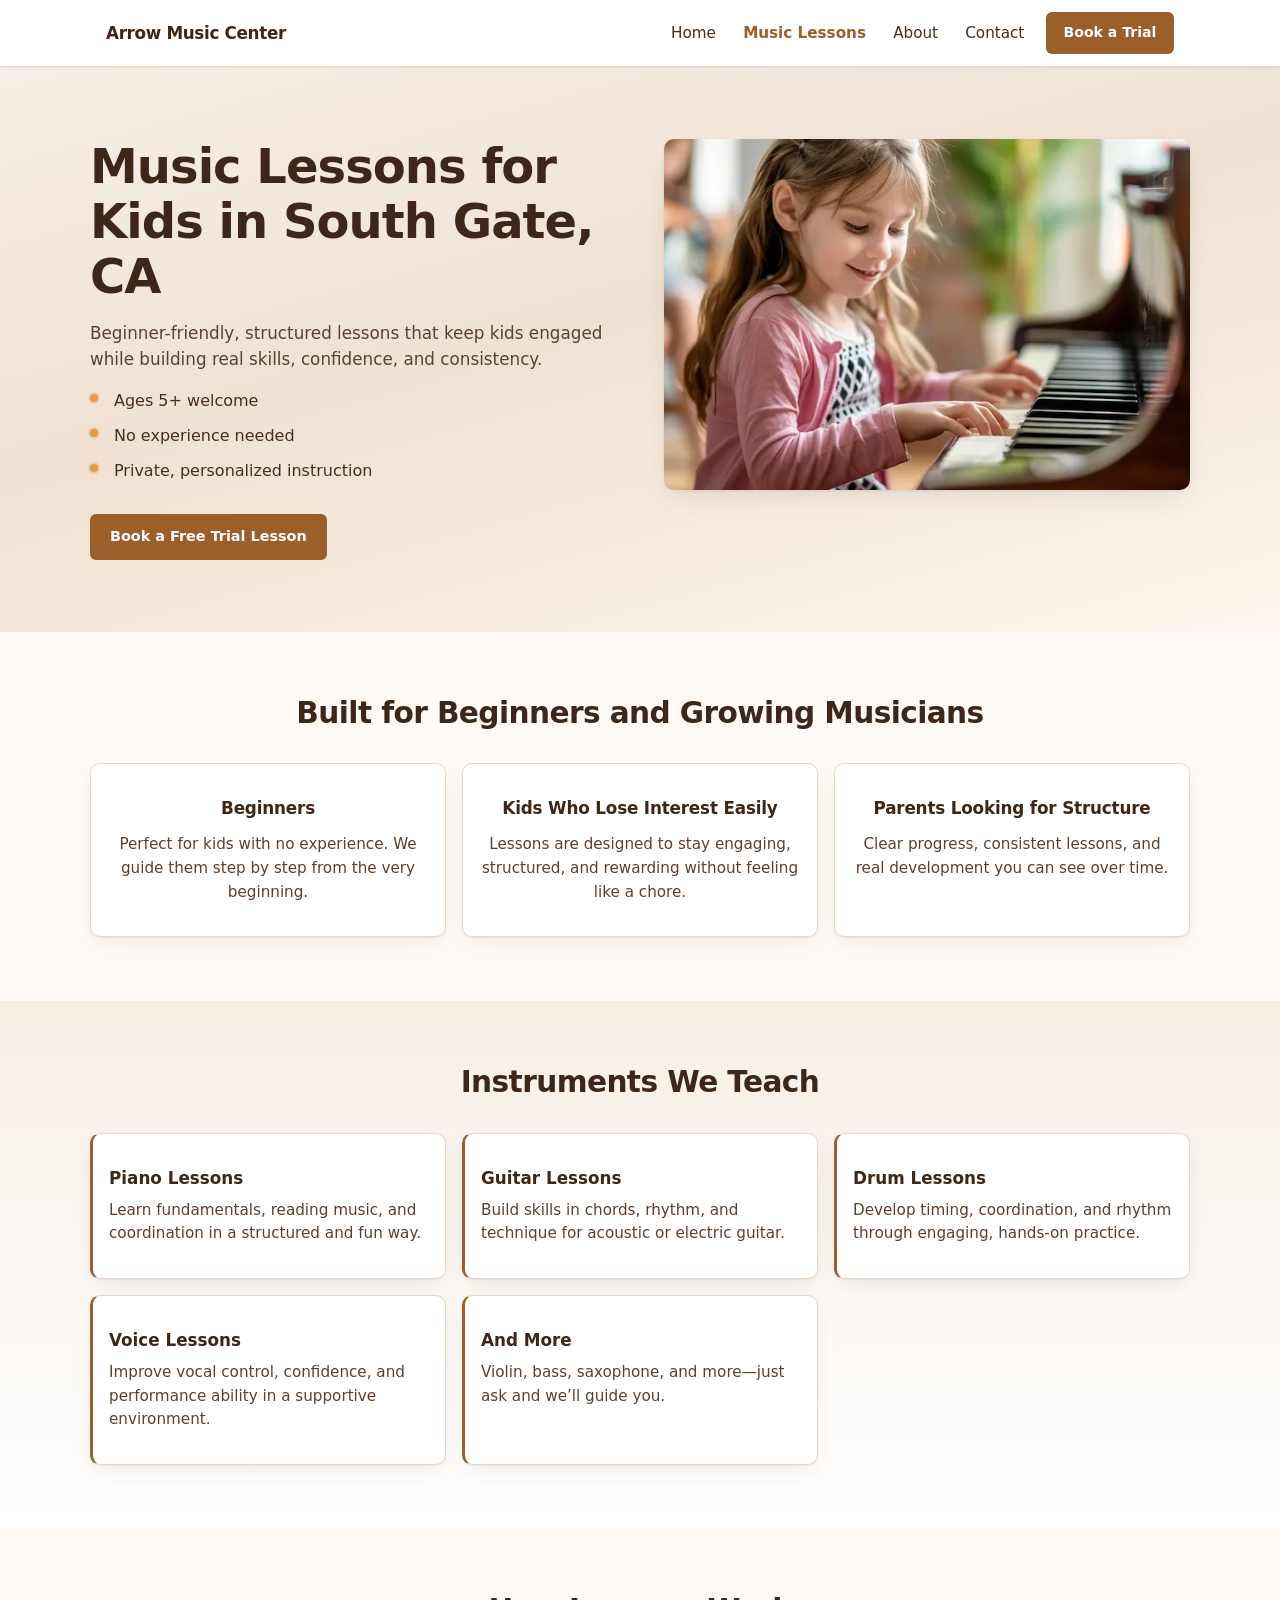
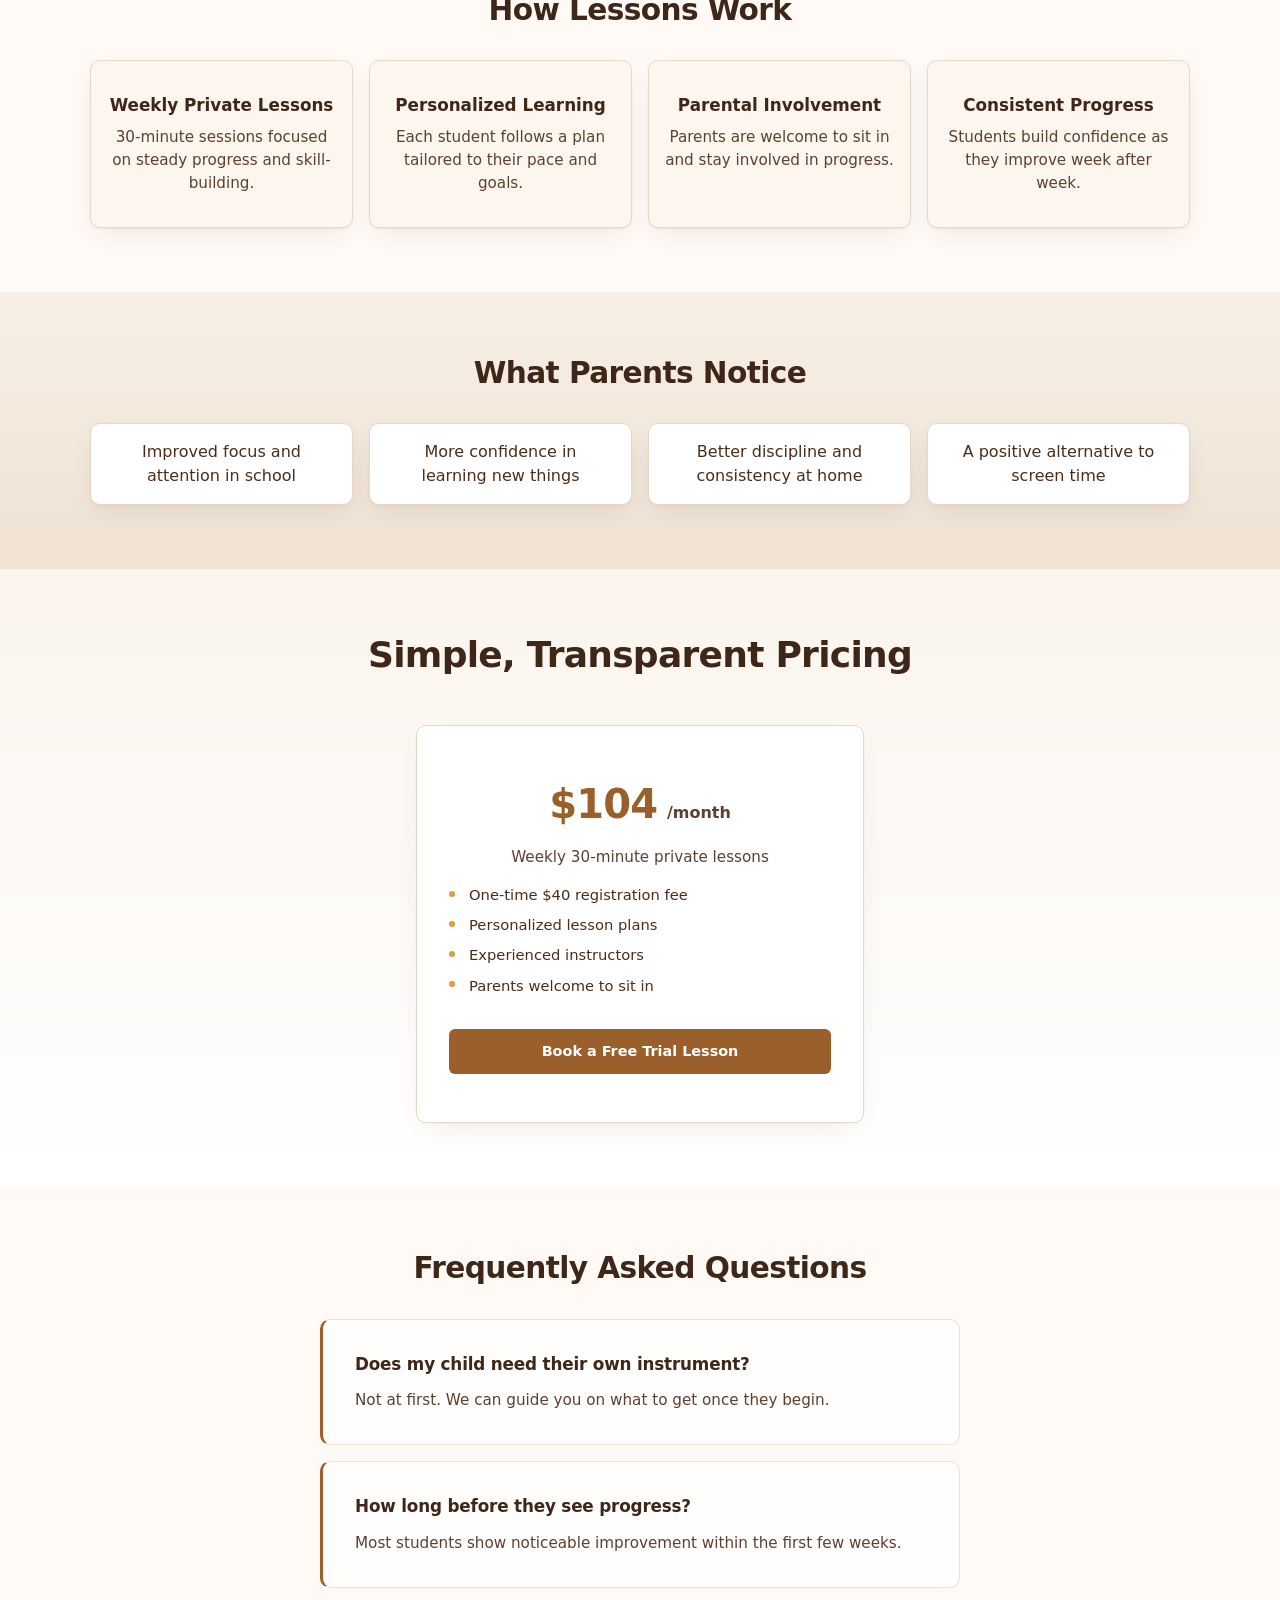
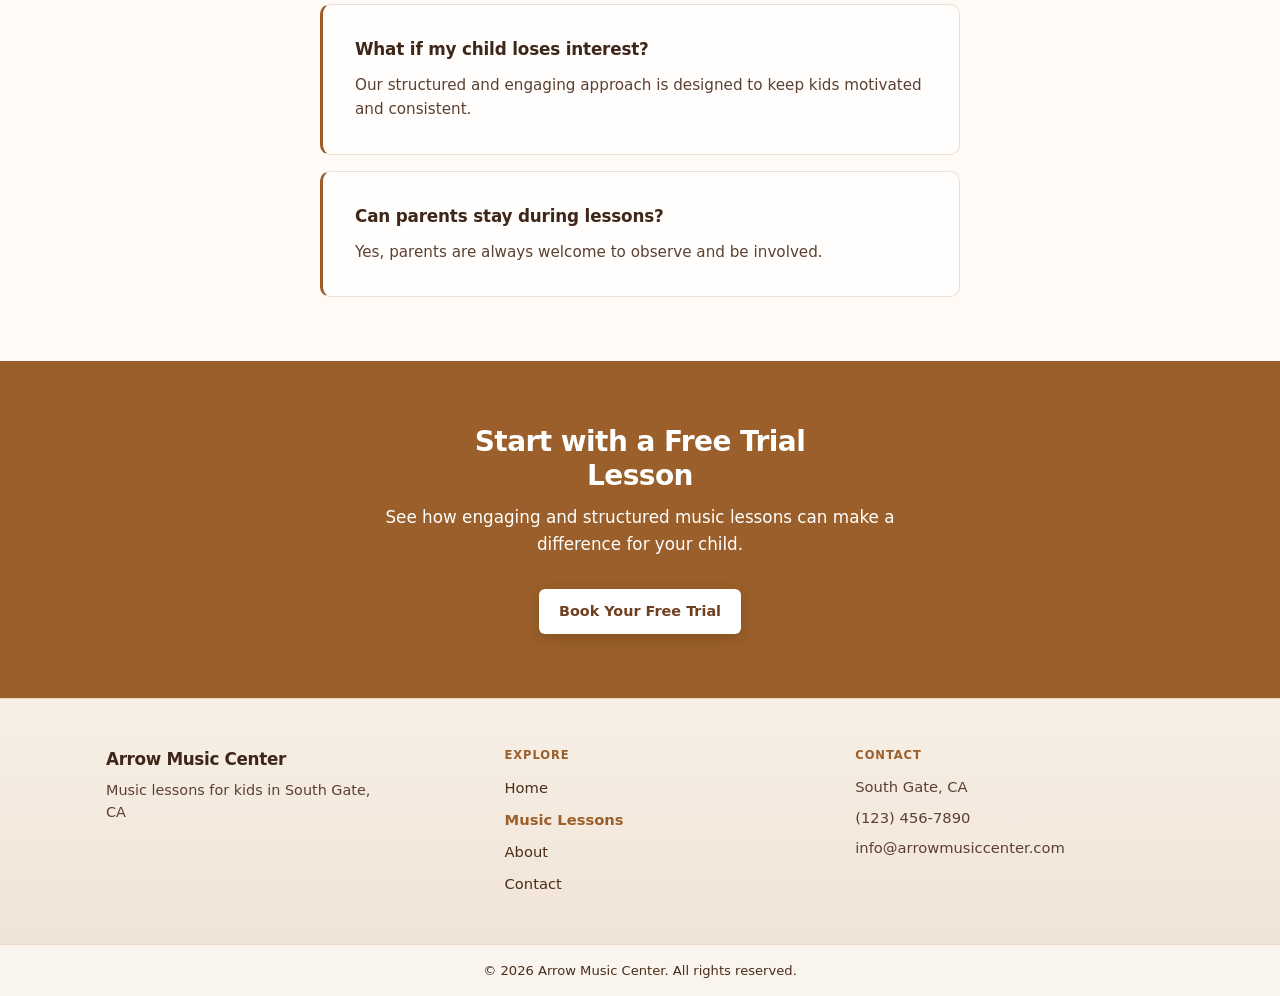
<file: music-lessons.html>
<!doctype html>
<html lang="en">
  <head>
    <meta charset="UTF-8" />
    <meta name="viewport" content="width=device-width, initial-scale=1.0" />
    <title>Music Lessons for Kids in South Gate, CA | Arrow Music Center</title>
    <meta
      name="description"
      content="Private music lessons for kids in South Gate, CA. Piano, guitar, drums, voice and more. Beginner-friendly, structured, and fun. Book a free trial lesson today."
    />

    <link rel="stylesheet" href="styles/global.css" />
    <link rel="stylesheet" href="styles/lessons.css" />
  </head>

  <body class="page">
    <a class="skip-link" href="#main">Skip to content</a>
    <header class="site-header">
      <div class="site-header__inner">
        <a
          href="index.html"
          class="site-header__brand"
          aria-label="Arrow Music Center, home"
          >Arrow Music Center</a
        >
        <input
          type="checkbox"
          id="site-nav-toggle"
          class="site-header__checkbox"
          aria-label="Open navigation menu"
        />
        <label for="site-nav-toggle" class="site-header__menu-btn">
          <span class="site-header__menu-icon"></span>
        </label>
        <label for="site-nav-toggle" class="site-header__backdrop" aria-hidden="true"></label>
        <nav class="site-header__nav" aria-label="Main navigation">
          <ul class="site-header__list">
            <li><a href="index.html" class="site-header__link">Home</a></li>
            <li>
              <a
                href="music-lessons.html"
                class="site-header__link"
                aria-current="page"
                >Music Lessons</a
              >
            </li>
            <li><a href="about.html" class="site-header__link">About</a></li>
            <li>
              <a href="contact.html" class="site-header__link">Contact</a>
            </li>
            <li class="site-header__item--cta">
              <a
                href="contact.html#booking-form"
                class="site-header__cta btn btn--primary"
                >Book a Trial</a
              >
            </li>
          </ul>
        </nav>
      </div>
    </header>
    <main class="lessons" id="main">
      <!-- HERO -->
      <section
        class="lessons__hero hero"
        aria-labelledby="lessons-hero-heading"
      >
        <div class="hero__container">
          <div class="hero__content">
            <h1 class="hero__title" id="lessons-hero-heading">
              Music Lessons for Kids in South Gate, CA
            </h1>
            <p class="hero__subtitle">
              Beginner-friendly, structured lessons that keep kids engaged while
              building real skills, confidence, and consistency.
            </p>

            <ul class="hero__list">
              <li class="hero__item">Ages 5+ welcome</li>
              <li class="hero__item">No experience needed</li>
              <li class="hero__item">Private, personalized instruction</li>
            </ul>

            <div class="hero__actions">
              <a href="contact.html#booking-form" class="btn btn--primary">
                Book a Free Trial Lesson
              </a>
            </div>
          </div>

          <div class="hero__image-wrapper">
            <img
              src="images/home/lessons-hero.webp"
              alt="Student enjoying a private music lesson with an instructor at Arrow Music Center"
              class="hero__image"
              width="560"
              height="373"
            />
          </div>
        </div>
      </section>

      <!-- WHO IT'S FOR -->
      <section class="lessons__who who">
        <div class="who__container">
          <h2 class="who__title">Built for Beginners and Growing Musicians</h2>

          <div class="who__grid">
            <div class="who__card">
              <h3 class="who__card-title">Beginners</h3>
              <p class="who__card-text">
                Perfect for kids with no experience. We guide them step by step
                from the very beginning.
              </p>
            </div>

            <div class="who__card">
              <h3 class="who__card-title">Kids Who Lose Interest Easily</h3>
              <p class="who__card-text">
                Lessons are designed to stay engaging, structured, and rewarding
                without feeling like a chore.
              </p>
            </div>

            <div class="who__card">
              <h3 class="who__card-title">Parents Looking for Structure</h3>
              <p class="who__card-text">
                Clear progress, consistent lessons, and real development you can
                see over time.
              </p>
            </div>
          </div>
        </div>
      </section>

      <!-- INSTRUMENTS -->
      <section class="lessons__instruments instruments">
        <div class="instruments__container">
          <h2 class="instruments__title">Instruments We Teach</h2>

          <div class="instruments__grid">
            <div class="instruments__card">
              <h3 class="instruments__card-title">Piano Lessons</h3>
              <p class="instruments__card-text">
                Learn fundamentals, reading music, and coordination in a
                structured and fun way.
              </p>
            </div>

            <div class="instruments__card">
              <h3 class="instruments__card-title">Guitar Lessons</h3>
              <p class="instruments__card-text">
                Build skills in chords, rhythm, and technique for acoustic or
                electric guitar.
              </p>
            </div>

            <div class="instruments__card">
              <h3 class="instruments__card-title">Drum Lessons</h3>
              <p class="instruments__card-text">
                Develop timing, coordination, and rhythm through engaging,
                hands-on practice.
              </p>
            </div>

            <div class="instruments__card">
              <h3 class="instruments__card-title">Voice Lessons</h3>
              <p class="instruments__card-text">
                Improve vocal control, confidence, and performance ability in a
                supportive environment.
              </p>
            </div>

            <div class="instruments__card">
              <h3 class="instruments__card-title">And More</h3>
              <p class="instruments__card-text">
                Violin, bass, saxophone, and more—just ask and we’ll guide you.
              </p>
            </div>
          </div>
        </div>
      </section>

      <!-- HOW LESSONS WORK -->
      <section class="lessons__process process">
        <div class="process__container">
          <h2 class="process__title">How Lessons Work</h2>

          <div class="process__list">
            <div class="process__item">
              <h3 class="process__item-title">Weekly Private Lessons</h3>
              <p class="process__item-text">
                30-minute sessions focused on steady progress and
                skill-building.
              </p>
            </div>

            <div class="process__item">
              <h3 class="process__item-title">Personalized Learning</h3>
              <p class="process__item-text">
                Each student follows a plan tailored to their pace and goals.
              </p>
            </div>

            <div class="process__item">
              <h3 class="process__item-title">Parental Involvement</h3>
              <p class="process__item-text">
                Parents are welcome to sit in and stay involved in progress.
              </p>
            </div>

            <div class="process__item">
              <h3 class="process__item-title">Consistent Progress</h3>
              <p class="process__item-text">
                Students build confidence as they improve week after week.
              </p>
            </div>
          </div>
        </div>
      </section>

      <!-- RESULTS -->
      <section class="lessons__results results">
        <div class="results__container">
          <h2 class="results__title">What Parents Notice</h2>

          <div class="results__grid">
            <div class="results__item">
              <p class="results__text">
                Improved focus and attention in school
              </p>
            </div>

            <div class="results__item">
              <p class="results__text">
                More confidence in learning new things
              </p>
            </div>

            <div class="results__item">
              <p class="results__text">
                Better discipline and consistency at home
              </p>
            </div>

            <div class="results__item">
              <p class="results__text">A positive alternative to screen time</p>
            </div>
          </div>
        </div>
      </section>

      <!-- PRICING -->
      <section id="pricing" class="lessons__pricing pricing">
        <div class="pricing__container">
          <h2 class="pricing__title">Simple, Transparent Pricing</h2>

          <div class="pricing__card">
            <div class="pricing__price">
              <span class="pricing__amount">$104</span>
              <span class="pricing__period">/month</span>
            </div>

            <p class="pricing__details">Weekly 30-minute private lessons</p>

            <ul class="pricing__list">
              <li class="pricing__item">One-time $40 registration fee</li>
              <li class="pricing__item">Personalized lesson plans</li>
              <li class="pricing__item">Experienced instructors</li>
              <li class="pricing__item">Parents welcome to sit in</li>
            </ul>

            <a
              href="contact.html#booking-form"
              class="btn btn--primary pricing__cta"
            >
              Book a Free Trial Lesson
            </a>
          </div>
        </div>
      </section>

      <!-- FAQ -->
      <section class="lessons__faq faq">
        <div class="faq__container">
          <h2 class="faq__title">Frequently Asked Questions</h2>

          <div class="faq__list">
            <div class="faq__item">
              <h3 class="faq__question">
                Does my child need their own instrument?
              </h3>
              <p class="faq__answer">
                Not at first. We can guide you on what to get once they begin.
              </p>
            </div>

            <div class="faq__item">
              <h3 class="faq__question">How long before they see progress?</h3>
              <p class="faq__answer">
                Most students show noticeable improvement within the first few
                weeks.
              </p>
            </div>

            <div class="faq__item">
              <h3 class="faq__question">What if my child loses interest?</h3>
              <p class="faq__answer">
                Our structured and engaging approach is designed to keep kids
                motivated and consistent.
              </p>
            </div>

            <div class="faq__item">
              <h3 class="faq__question">Can parents stay during lessons?</h3>
              <p class="faq__answer">
                Yes, parents are always welcome to observe and be involved.
              </p>
            </div>
          </div>
        </div>
      </section>

      <!-- CTA -->
      <section
        id="lessons-cta"
        class="lessons__cta cta"
        aria-labelledby="lessons-cta-heading"
      >
        <div class="cta__container">
          <h2 class="cta__title" id="lessons-cta-heading">
            Start with a Free Trial Lesson
          </h2>

          <p class="cta__text">
            See how engaging and structured music lessons can make a difference
            for your child.
          </p>

          <a href="contact.html#booking-form" class="btn btn--primary">
            Book Your Free Trial
          </a>
        </div>
      </section>
    </main>

    <footer class="site-footer">
      <div class="site-footer__inner">
        <div class="site-footer__col site-footer__col--brand">
          <p class="site-footer__name">Arrow Music Center</p>
          <p class="site-footer__tagline">
            Music lessons for kids in South Gate, CA
          </p>
        </div>
        <nav class="site-footer__col site-footer__nav" aria-label="Footer">
          <p class="site-footer__heading">Explore</p>
          <ul class="site-footer__list">
            <li><a href="index.html" class="site-footer__link">Home</a></li>
            <li>
              <a
                href="music-lessons.html"
                class="site-footer__link"
                aria-current="page"
                >Music Lessons</a
              >
            </li>
            <li>
              <a href="about.html" class="site-footer__link">About</a>
            </li>
            <li>
              <a href="contact.html" class="site-footer__link">Contact</a>
            </li>
          </ul>
        </nav>
        <div class="site-footer__col site-footer__col--contact">
          <p class="site-footer__heading">Contact</p>
          <p class="site-footer__text">South Gate, CA</p>
          <p class="site-footer__text">
            <a href="tel:+11234567890" class="site-footer__link"
              >(123) 456-7890</a
            >
          </p>
          <p class="site-footer__text">
            <a href="mailto:info@arrowmusiccenter.com" class="site-footer__link"
              >info@arrowmusiccenter.com</a
            >
          </p>
        </div>
      </div>
      <div class="site-footer__bar">
        <p class="site-footer__copy">
          &copy; 2026 Arrow Music Center. All rights reserved.
        </p>
      </div>
    </footer>
  </body>
</html>
</file>
<file: styles/global.css>
/* =========================
   CSS VARIABLES (WOOD THEME)
========================= */
:root {
  /* Brand (refined wood system) — primary darkened vs pure white for WCAG AA text */
  --color-primary: #9a5f2a;
  --color-primary-light: #d89a5b; /* lighter varnish */
  --color-primary-dark: #6f3f1f; /* deeper, richer wood (improved contrast) */

  /* Accent (harmonized warm tone) */
  --color-accent: #e39a4b; /* warm amber, blends with wood tones */

  /* Core text (warm but readable) */
  --color-secondary: #3e2618; /* deep brown */
  --color-text: #4a2e1a; /* body text — sufficient contrast on cream backgrounds */
  --color-muted: #5c4030; /* secondary text — AA on #fffaf5 and footer bar */

  /* Backgrounds (light wood / paper tones) */
  --color-bg: #fffaf5;
  --color-bg-light: #fdf6ee;
  --color-border: #e9d8c7;

  /* Surfaces */
  --color-surface: #ffffff;
  --color-surface-glass: color-mix(
    in srgb,
    var(--color-surface) 75%,
    transparent
  );

  /* Section backgrounds */
  --color-bg-muted: #f7efe6;
  --color-bg-muted-deep: #efe2d3;
  --color-bg-wash: #faf4ec;

  /* Borders */
  --color-border-soft: rgb(233 216 199 / 0.8);
  --color-border-muted: rgb(233 216 199 / 0.7);
  --color-border-emphasis: #d6bfa7;

  /* Text on primary */
  --color-on-primary: #ffffff;

  /* Shadows (warmer tone instead of blue/black) */
  --rgb-shadow: 60 38 24;
  --rgb-black: 0 0 0;

  /* Primary accents */
  --color-primary-tint: color-mix(
    in srgb,
    var(--color-primary) 12%,
    transparent
  );
  --color-primary-ring: color-mix(
    in srgb,
    var(--color-primary) 20%,
    transparent
  );

  /* Gradients */
  --gradient-hero: linear-gradient(
    165deg,
    var(--color-bg-muted) 0%,
    var(--color-bg-muted-deep) 45%,
    var(--color-bg-light) 100%
  );

  --gradient-section-to-surface: linear-gradient(
    180deg,
    var(--color-bg-muted) 0%,
    var(--color-surface) 100%
  );

  --gradient-section-muted: linear-gradient(
    180deg,
    var(--color-bg-muted) 0%,
    var(--color-bg-muted-deep) 100%
  );

  --gradient-benefits: linear-gradient(
    180deg,
    color-mix(in srgb, var(--color-bg-muted-deep) 85%, transparent) 0%,
    var(--color-bg-muted) 100%
  );

  --gradient-programs: linear-gradient(
    180deg,
    var(--color-bg-wash) 0%,
    var(--color-surface) 100%
  );

  /* Radius */
  --radius-sm: 6px;
  --radius-md: 10px;

  /* Spacing */
  --spacing-xs: 0.5rem;
  --spacing-sm: 0.75rem;
  --spacing-md: 1rem;
  --spacing-lg: 2rem;
  --spacing-xl: 3rem;

  /* Layout */
  --container-width: 1100px;

  /* Shadows */
  --shadow-image:
    0 1px 3px rgb(var(--rgb-shadow) / 0.08),
    0 12px 28px -8px rgb(var(--rgb-shadow) / 0.12);

  --shadow-card:
    0 1px 2px rgb(var(--rgb-shadow) / 0.06),
    0 8px 24px -6px rgb(var(--rgb-shadow) / 0.1);

  --shadow-card-hover:
    0 2px 8px rgb(var(--rgb-shadow) / 0.08),
    0 16px 32px -12px rgb(var(--rgb-shadow) / 0.14);

  --shadow-cta-image:
    0 4px 24px rgb(var(--rgb-black) / 0.15),
    0 1px 3px rgb(var(--rgb-black) / 0.1);

  --shadow-steps-icon: 0 2px 8px rgb(var(--rgb-shadow) / 0.08);

  --shadow-programs-panel:
    0 1px 2px rgb(var(--rgb-shadow) / 0.04),
    0 12px 28px -10px rgb(var(--rgb-shadow) / 0.08);

  --shadow-cta-button: 0 4px 14px rgb(var(--rgb-black) / 0.15);
  --shadow-cta-button-hover: 0 6px 20px rgb(var(--rgb-black) / 0.2);
}

/* =========================
   RESET
========================= */
*,
*::before,
*::after {
  box-sizing: border-box;
  margin: 0;
  padding: 0;
}

body {
  font-family:
    system-ui,
    -apple-system,
    sans-serif;
  color: var(--color-text);
  background: var(--color-bg);
  line-height: 1.5;
}

body.page {
  min-height: 100vh;
  display: flex;
  flex-direction: column;
}

body.page main {
  flex: 1 0 auto;
}

/* =========================
   BASE TYPOGRAPHY
========================= */
h1,
h2,
h3 {
  color: var(--color-secondary);
}

h2 {
  font-size: 1.5rem;
  margin-bottom: var(--spacing-md);
}

h3 {
  font-size: 1.1rem;
  margin-bottom: var(--spacing-xs);
}

p {
  font-size: 0.95rem;
}

/* =========================
   BUTTONS
========================= */
.btn {
  display: inline-block;
  padding: 0.75rem 1.25rem;
  border-radius: var(--radius-sm);
  text-decoration: none;
  font-size: 0.9rem;
}

.btn--primary {
  background: var(--color-primary);
  color: var(--color-on-primary);
  font-weight: 600;
}

.btn--secondary {
  border: 1px solid var(--color-border);
  color: var(--color-text);
}

@media (min-width: 640px) {
  h2 {
    font-size: 1.75rem;
  }
}

/* =========================
   SKIP LINK
========================= */
.skip-link {
  position: absolute;
  left: -9999px;
  z-index: 200;
  padding: var(--spacing-sm) var(--spacing-md);
  background: var(--color-primary);
  color: var(--color-on-primary);
  font-weight: 600;
  font-size: 0.9rem;
  text-decoration: none;
  border-radius: var(--radius-sm);
}

.skip-link:focus {
  left: var(--spacing-md);
  top: var(--spacing-md);
  outline: 2px solid var(--color-on-primary);
  outline-offset: 2px;
}

/* =========================
   SITE HEADER / NAV
========================= */
.site-header {
  position: sticky;
  top: 0;
  z-index: 100;
  /* Slightly more opaque surface so nav link text meets contrast on varied backdrops */
  background: color-mix(in srgb, var(--color-surface) 94%, transparent);
  backdrop-filter: blur(12px);
  -webkit-backdrop-filter: blur(12px);
  border-bottom: 1px solid var(--color-border);
  box-shadow: 0 1px 3px rgb(var(--rgb-shadow) / 0.06);
}

.site-header__inner {
  display: flex;
  flex-wrap: wrap;
  align-items: center;
  justify-content: space-between;
  gap: var(--spacing-sm);
  max-width: var(--container-width);
  margin: 0 auto;
  padding: var(--spacing-sm) var(--spacing-md);
  min-height: 3.5rem;
}

.site-header__brand {
  font-weight: 700;
  font-size: 1.05rem;
  letter-spacing: -0.02em;
  color: var(--color-secondary);
  text-decoration: none;
  line-height: 1.2;
  max-width: 14rem;
  transition: color 0.15s ease;
}

.site-header__brand:hover {
  color: var(--color-primary);
}

.site-header__checkbox {
  position: absolute;
  width: 1px;
  height: 1px;
  padding: 0;
  margin: -1px;
  overflow: hidden;
  clip: rect(0, 0, 0, 0);
  white-space: nowrap;
  border: 0;
}

.site-header__menu-btn {
  display: flex;
  align-items: center;
  justify-content: center;
  min-width: 2.75rem;
  min-height: 2.75rem;
  margin: 0;
  padding: 0.5rem 0.6rem;
  border: 1px solid var(--color-border);
  border-radius: var(--radius-md);
  background: var(--color-surface);
  color: var(--color-secondary);
  cursor: pointer;
  transition:
    border-color 0.15s ease,
    background-color 0.15s ease;
}

.site-header__menu-btn:hover {
  border-color: var(--color-border-emphasis);
  background: var(--color-bg-light);
}

.site-header__menu-icon {
  display: block;
  width: 1.35rem;
  height: 2px;
  background: var(--color-secondary);
  border-radius: 1px;
  position: relative;
  transition: background 0.2s ease;
}

.site-header__menu-icon::before,
.site-header__menu-icon::after {
  content: "";
  position: absolute;
  left: 0;
  width: 100%;
  height: 2px;
  background: var(--color-secondary);
  border-radius: 1px;
  transition: transform 0.2s ease, top 0.2s ease;
}

.site-header__menu-icon::before {
  top: -7px;
}

.site-header__menu-icon::after {
  top: 7px;
}

.site-header__checkbox:checked ~ .site-header__menu-btn .site-header__menu-icon {
  background: transparent;
}

.site-header__checkbox:checked ~ .site-header__menu-btn .site-header__menu-icon::before {
  top: 0;
  transform: rotate(45deg);
}

.site-header__checkbox:checked ~ .site-header__menu-btn .site-header__menu-icon::after {
  top: 0;
  transform: rotate(-45deg);
}

.site-header__backdrop {
  display: none;
}

.site-header__nav {
  position: relative;
  z-index: 101;
  width: 100%;
  flex-basis: 100%;
  max-height: 0;
  overflow: hidden;
  transition:
    max-height 0.35s ease,
    opacity 0.25s ease;
  opacity: 0;
  visibility: hidden;
}

.site-header__checkbox:checked ~ .site-header__nav {
  max-height: 28rem;
  opacity: 1;
  visibility: visible;
}

.site-header__checkbox:checked ~ .site-header__backdrop {
  display: block;
  position: fixed;
  inset: 0;
  z-index: 99;
  background: rgb(var(--rgb-shadow) / 0.35);
  cursor: pointer;
}

@media (max-width: 899px) {
  .site-header__inner {
    padding: var(--spacing-md);
  }

  .site-header__menu-btn {
    padding: 0.65rem 0.85rem;
    min-width: 3rem;
    min-height: 3rem;
  }

  .site-header__nav {
    margin-top: var(--spacing-sm);
    padding: 0;
    background: transparent;
    border-radius: var(--radius-md);
    border: none;
    box-shadow: none;
  }

  .site-header__checkbox:checked ~ .site-header__nav {
    padding: var(--spacing-md);
    margin-bottom: var(--spacing-xs);
    background: var(--color-surface);
    border: 1px solid var(--color-border);
    box-shadow: var(--shadow-card);
  }
}

.site-header__list {
  list-style: none;
  margin: 0;
  padding: 0;
  display: flex;
  flex-direction: column;
  gap: var(--spacing-xs);
}

.site-header__link {
  display: block;
  padding: 0.65rem 0.5rem;
  font-size: 0.95rem;
  font-weight: 500;
  color: var(--color-text);
  text-decoration: none;
  border-radius: var(--radius-sm);
  transition:
    color 0.15s ease,
    background-color 0.15s ease;
}

.site-header__link:hover {
  color: var(--color-primary);
  background: color-mix(in srgb, var(--color-bg-muted) 80%, transparent);
}

.site-header__link[aria-current="page"] {
  color: var(--color-primary);
  font-weight: 600;
}

.site-header__item--cta {
  margin-top: var(--spacing-sm);
  padding-top: var(--spacing-sm);
  border-top: 1px solid var(--color-border);
}

.site-header__cta {
  display: block;
  width: 100%;
  text-align: center;
  padding: 0.75rem 1rem;
}

body:has(.site-header__checkbox:checked) {
  overflow: hidden;
}

#main {
  scroll-margin-top: 5rem;
}

/* =========================
   HERO (shared — matches home)
========================= */
body.page section.hero {
  padding: clamp(2.75rem, 8vw, 4.5rem) var(--spacing-md);
}

.hero__container {
  max-width: var(--container-width);
  margin: 0 auto;
}

.hero {
  text-align: center;
  background: var(--gradient-hero);
}

.hero__title {
  font-size: clamp(1.875rem, 4vw + 1rem, 2.25rem);
  font-weight: 700;
  line-height: 1.15;
  letter-spacing: -0.02em;
  margin-bottom: var(--spacing-md);
  max-width: 20ch;
  margin-inline: auto;
}

.hero__subtitle {
  font-size: 1.05rem;
  line-height: 1.55;
  color: var(--color-muted);
  margin-bottom: var(--spacing-md);
  max-width: 36rem;
  margin-inline: auto;
}

.hero__image-wrapper {
  border-radius: var(--radius-md);
  overflow: hidden;
  box-shadow: var(--shadow-image);
  aspect-ratio: 3 / 2;
  max-width: min(100%, 560px);
  margin-inline: auto;
  width: 100%;
}

.hero__image {
  display: block;
  width: 100%;
  height: 100%;
  object-fit: cover;
  border-radius: 0;
}

.hero__list {
  list-style: none;
  margin-bottom: var(--spacing-lg);
  text-align: left;
  max-width: 22rem;
  margin-inline: auto;
}

.hero__item {
  position: relative;
  padding-left: 1.5rem;
  margin-bottom: var(--spacing-sm);
  line-height: 1.45;
}

.hero__item:last-child {
  margin-bottom: 0;
}

.hero__item::before {
  content: "";
  position: absolute;
  left: 0;
  top: 0.35em;
  width: 0.5rem;
  height: 0.5rem;
  border-radius: 50%;
  background: var(--color-accent);
  box-shadow: 0 0 0 2px color-mix(in srgb, var(--color-accent) 30%, transparent);
}

.hero__actions {
  display: flex;
  flex-direction: column;
  gap: var(--spacing-md);
  align-items: stretch;
}

.hero__actions .btn {
  text-align: center;
}

@media (max-width: 1023px) {
  .hero__container {
    display: flex;
    flex-direction: column;
    gap: var(--spacing-lg);
  }

  .hero__content {
    order: -1;
  }

  /* Keep hero photos from dominating narrow viewports */
  .hero__image-wrapper {
    max-width: min(100%, 22rem);
  }
}

@media (max-width: 479px) {
  .hero__image-wrapper {
    max-width: min(100%, 17.5rem);
  }
}

@media (min-width: 640px) {
  .hero__title {
    font-size: 2.5rem;
    max-width: 24ch;
  }

  .hero__actions {
    flex-direction: row;
    justify-content: center;
  }
}

@media (min-width: 1024px) {
  .hero__container {
    display: flex;
    flex-direction: row;
    align-items: start;
    gap: var(--spacing-xl);
    text-align: left;
  }

  .hero__content,
  .hero__image-wrapper {
    flex: 1 1 0;
    min-width: 0;
  }

  .hero__title {
    font-size: 3rem;
    max-width: 22ch;
    margin-inline: 0;
  }

  .hero__subtitle {
    margin-inline: 0;
  }

  .hero__list {
    margin-inline: 0;
    max-width: none;
  }

  .hero__image-wrapper {
    margin-inline: 0;
    max-width: none;
  }

  .hero__actions {
    flex-direction: row;
    flex-wrap: wrap;
    justify-content: flex-start;
    align-items: center;
  }

  .hero__actions .btn {
    text-align: center;
  }
}

@media (min-width: 900px) {
  .site-header__menu-btn {
    display: none;
  }

  .site-header__backdrop {
    display: none !important;
  }

  .site-header__nav {
    width: auto;
    flex-basis: auto;
    max-height: none;
    overflow: visible;
    opacity: 1;
    visibility: visible;
    margin-left: auto;
    border-top: none;
    margin-top: 0;
    padding-top: 0;
    background: transparent;
    border-radius: 0;
  }

  .site-header__inner {
    flex-wrap: nowrap;
  }

  .site-header__list {
    flex-direction: row;
    align-items: center;
    flex-wrap: wrap;
    justify-content: flex-end;
    gap: var(--spacing-xs) var(--spacing-md);
    padding: 0;
  }

  .site-header__link {
    padding: 0.5rem 0.35rem;
  }

  .site-header__item--cta {
    margin-top: 0;
    padding-top: 0;
    border-top: none;
  }

  .site-header__cta {
    display: inline-block;
    width: auto;
    padding: 0.65rem 1.1rem;
    font-size: 0.88rem;
  }
}

/* =========================
   SITE FOOTER
========================= */
.site-footer {
  flex-shrink: 0;
  margin-top: auto;
  background: linear-gradient(
    180deg,
    var(--color-bg-muted) 0%,
    var(--color-bg-muted-deep) 100%
  );
  border-top: 1px solid var(--color-border);
}

.site-footer__inner {
  max-width: var(--container-width);
  margin: 0 auto;
  padding: var(--spacing-xl) var(--spacing-md);
  display: grid;
  gap: var(--spacing-xl);
}

.site-footer__name {
  font-weight: 700;
  font-size: 1.05rem;
  letter-spacing: -0.02em;
  color: var(--color-secondary);
  margin: 0 0 var(--spacing-xs);
}

.site-footer__tagline {
  margin: 0;
  font-size: 0.9rem;
  line-height: 1.5;
  color: var(--color-muted);
  max-width: 18rem;
}

.site-footer__heading {
  margin: 0 0 var(--spacing-sm);
  font-size: 0.72rem;
  font-weight: 700;
  letter-spacing: 0.08em;
  text-transform: uppercase;
  color: var(--color-primary);
}

.site-footer__list {
  list-style: none;
  margin: 0;
  padding: 0;
  display: flex;
  flex-direction: column;
  gap: var(--spacing-xs);
}

.site-footer__link {
  color: var(--color-text);
  text-decoration: none;
  font-size: 0.92rem;
  font-weight: 500;
  transition: color 0.15s ease;
}

.site-footer__link:hover {
  color: var(--color-primary);
}

.site-footer__link[aria-current="page"] {
  color: var(--color-primary);
  font-weight: 600;
}

.site-footer__text {
  margin: 0 0 var(--spacing-xs);
  font-size: 0.92rem;
  line-height: 1.5;
  color: var(--color-muted);
}

.site-footer__text:last-child {
  margin-bottom: 0;
}

.site-footer__col--contact .site-footer__link {
  color: var(--color-muted);
}

.site-footer__col--contact .site-footer__link:hover {
  color: var(--color-primary);
}

.site-footer__bar {
  border-top: 1px solid var(--color-border);
  background: color-mix(in srgb, var(--color-secondary) 3%, var(--color-bg));
  padding: var(--spacing-md) var(--spacing-md);
  text-align: center;
}

.site-footer__copy {
  margin: 0;
  font-size: 0.82rem;
  color: var(--color-text);
  line-height: 1.45;
}

@media (min-width: 768px) {
  .site-footer__inner {
    grid-template-columns: 1.15fr 1fr 1fr;
    gap: var(--spacing-lg);
    align-items: start;
  }
}
</file>
<file: styles/home.css>
/* Home page layout & sections (global tokens in global.css) */

/* =========================
   LAYOUT
========================= */
.home section {
  padding: clamp(2.5rem, 6vw, 4rem) var(--spacing-md);
}

.problem__container,
.solution__container,
.benefits__container,
.steps__container,
.testimonials__container,
.programs__container,
.cta__container {
  max-width: var(--container-width);
  margin: 0 auto;
}

/* =========================
   TYPOGRAPHY (home)
========================= */
.problem__title,
.solution__title,
.benefits__title,
.steps__title,
.testimonials__title,
.programs__title {
  font-weight: 700;
  line-height: 1.2;
  letter-spacing: -0.02em;
}

.solution__text {
  line-height: 1.6;
  color: var(--color-muted);
  margin-bottom: var(--spacing-md);
}

/* =========================
   HOME HERO — eyebrow (home page only)
========================= */
.home__hero .hero__eyebrow {
  margin: 0 0 var(--spacing-sm);
  max-width: 28rem;
  margin-inline: auto;
  font-size: 0.72rem;
  font-weight: 700;
  line-height: 1.4;
  letter-spacing: 0.1em;
  text-transform: uppercase;
  color: var(--color-primary-dark);
}

/* =========================
   HOME HERO — social proof (home page only)
========================= */
.home__hero .hero__social-proof {
  display: flex;
  flex-wrap: wrap;
  align-items: center;
  gap: var(--spacing-md);
  margin-bottom: var(--spacing-lg);
  max-width: 24rem;
  margin-inline: auto;
}

.home__hero .hero__avatar-stack {
  display: flex;
  flex-shrink: 0;
  padding-left: 0.2rem;
}

.home__hero .hero__avatar {
  width: 2.5rem;
  height: 2.5rem;
  border-radius: 50%;
  object-fit: cover;
  border: 2px solid var(--color-bg-muted);
  box-shadow: 0 1px 3px rgb(var(--rgb-shadow) / 0.12);
  margin-left: -0.65rem;
}

.home__hero .hero__avatar:first-child {
  margin-left: 0;
}

.home__hero .hero__social-proof-copy {
  margin: 0;
  flex: 1 1 12rem;
  min-width: 0;
  text-align: left;
  line-height: 1.35;
}

.home__hero .hero__social-proof-sr {
  position: absolute;
  width: 1px;
  height: 1px;
  padding: 0;
  margin: -1px;
  overflow: hidden;
  clip: rect(0, 0, 0, 0);
  white-space: nowrap;
  border: 0;
}

.home__hero .hero__social-proof-stars {
  display: block;
  font-size: 0.72rem;
  letter-spacing: 0.1em;
  color: var(--color-accent);
  margin-bottom: 0.15rem;
}

.home__hero .hero__social-proof-tagline {
  display: block;
  font-size: 0.88rem;
  font-weight: 600;
  color: var(--color-text);
}

@media (max-width: 1023px) {
  .home__hero .hero__eyebrow {
    text-align: center;
  }

  /* Stars + tagline first; avatar row below (DOM has avatars first) */
  .home__hero .hero__social-proof {
    flex-direction: column-reverse;
    align-items: center;
    justify-content: center;
    gap: var(--spacing-sm);
    max-width: none;
  }

  .home__hero .hero__avatar-stack {
    padding-left: 0;
    justify-content: center;
  }

  .home__hero .hero__social-proof-copy {
    flex: none;
    width: 100%;
    max-width: 22rem;
    text-align: center;
  }
}

/* =========================
   PROBLEM (card grid)
========================= */
.problem {
  background: var(--color-bg);
}

.problem__title {
  text-align: center;
  max-width: 28ch;
  margin-inline: auto;
  margin-bottom: var(--spacing-lg);
}

.problem__grid {
  display: grid;
  gap: var(--spacing-md);
}

.problem__card {
  background: var(--color-surface);
  border: 1px solid var(--color-border);
  padding: var(--spacing-lg) var(--spacing-md);
  border-radius: var(--radius-md);
  text-align: center;
  box-shadow: var(--shadow-card);
  transition:
    transform 0.2s ease,
    box-shadow 0.2s ease,
    border-color 0.2s ease;
}

.problem__card:hover {
  transform: translateY(-2px);
  border-color: color-mix(
    in srgb,
    var(--color-primary) 42%,
    var(--color-border)
  );
  box-shadow: var(--shadow-card-hover);
}

.problem__icon {
  width: 100px;
  height: 100px;
  margin-inline: auto;
  margin-bottom: var(--spacing-sm);
  border-radius: var(--radius-sm);
  object-fit: cover;
}

.problem__card-text {
  font-size: 1rem;
  font-weight: 600;
  line-height: 1.4;
  color: var(--color-secondary);
}

.problem__outro {
  margin-top: var(--spacing-xl);
  padding-top: var(--spacing-xl);
  border-top: 1px solid var(--color-border);
  display: flex;
  flex-direction: column;
  align-items: center;
  gap: var(--spacing-lg);
  width: 100%;
}

.problem__outro-main {
  display: flex;
  flex-direction: column;
  align-items: center;
  gap: var(--spacing-md);
  width: 100%;
}

.problem__closing {
  margin: 0;
  max-width: 26rem;
  text-align: center;
  font-size: clamp(1.05rem, 0.5vw + 1rem, 1.2rem);
  font-weight: 600;
  line-height: 1.4;
  letter-spacing: -0.015em;
  color: var(--color-secondary);
}

.problem__support {
  margin: 0;
  max-width: 40rem;
  text-align: center;
  font-size: 1rem;
  line-height: 1.65;
  color: var(--color-text);
}

.problem__support-extra {
  margin: 0;
  max-width: 36rem;
  text-align: center;
  font-size: 0.92rem;
  line-height: 1.6;
  color: var(--color-muted);
}

.problem__transition {
  margin: 0;
  padding-top: var(--spacing-md);
  border-top: 1px solid var(--color-border-muted);
  width: 100%;
  max-width: 28rem;
  text-align: center;
  font-size: 0.88rem;
  font-weight: 500;
  line-height: 1.5;
  color: var(--color-text);
  letter-spacing: 0.02em;
}

/* =========================
   SOLUTION
========================= */
.solution {
  background: var(--gradient-section-to-surface);
}

.solution__image-wrapper {
  border-radius: var(--radius-md);
  overflow: hidden;
  box-shadow: var(--shadow-image);
  aspect-ratio: 5 / 3;
  max-width: 520px;
  margin-inline: auto;
}

.solution__image {
  display: block;
  width: 100%;
  height: 100%;
  object-fit: cover;
}

.solution__list {
  list-style: none;
}

.solution__item {
  position: relative;
  padding-left: 1.5rem;
  margin-bottom: var(--spacing-sm);
  line-height: 1.45;
}

.solution__item:last-child {
  margin-bottom: 0;
}

.solution__item::before {
  content: "";
  position: absolute;
  left: 0;
  top: 0.35em;
  width: 0.5rem;
  height: 0.5rem;
  border-radius: 50%;
  background: var(--color-accent);
  box-shadow: 0 0 0 2px color-mix(in srgb, var(--color-accent) 30%, transparent);
}

.solution__cta {
  margin-top: var(--spacing-lg);
}

/* =========================
   CTA IMAGE (shared)
========================= */
.cta__image-wrapper {
  border-radius: var(--radius-md);
  overflow: hidden;
  box-shadow: var(--shadow-cta-image);
  aspect-ratio: 5 / 3;
  max-width: min(100%, 520px);
  width: 100%;
  margin-inline: auto;
}

.cta__image {
  display: block;
  width: 100%;
  height: 100%;
  object-fit: cover;
}

/* =========================
   BENEFITS (flat accent rows — distinct from card sections below)
========================= */
.benefits {
  background: var(--gradient-benefits);
}

.benefits__container {
  text-align: center;
}

.benefits__title {
  max-width: 22ch;
  margin-inline: auto;
  margin-bottom: var(--spacing-xl);
  font-size: clamp(1.5rem, 2vw + 1rem, 1.85rem);
}

.benefits__blocks {
  display: grid;
  gap: var(--spacing-sm);
  text-align: left;
}

.benefits__block {
  padding: var(--spacing-md) var(--spacing-md) var(--spacing-md)
    var(--spacing-lg);
  background: var(--color-surface-glass);
  border: 1px solid var(--color-border-soft);
  border-left: 3px solid var(--color-primary);
  border-radius: 0 var(--radius-md) var(--radius-md) 0;
  box-shadow: none;
  transition:
    background-color 0.2s ease,
    border-color 0.2s ease;
}

.benefits__block:hover {
  background: var(--color-surface);
  border: 1px solid var(--color-border-emphasis);
  border-left: 3px solid var(--color-accent);
}

.benefits__block-title {
  font-size: 1.05rem;
  font-weight: 700;
  margin-bottom: var(--spacing-xs);
  letter-spacing: -0.01em;
  color: var(--color-secondary);
}

.benefits__block-text {
  margin: 0;
  color: var(--color-muted);
  line-height: 1.55;
  font-size: 0.95rem;
}

@media (min-width: 640px) {
  .benefits__blocks {
    grid-template-columns: repeat(2, minmax(0, 1fr));
    gap: var(--spacing-md);
  }
}

@media (min-width: 1024px) {
  .benefits__blocks {
    grid-template-columns: repeat(3, minmax(0, 1fr));
  }
}

/* =========================
   STEPS
========================= */
.steps {
  background: var(--color-bg);
}

.steps__title {
  text-align: center;
  max-width: 22ch;
  margin-inline: auto;
  margin-bottom: var(--spacing-lg);
}

.steps__list {
  display: grid;
  gap: var(--spacing-md);
}

.steps__item {
  position: relative;
  background: var(--color-bg-light);
  border: 1px solid var(--color-border);
  border-radius: var(--radius-md);
  padding: var(--spacing-lg) var(--spacing-md);
  text-align: center;
  box-shadow: var(--shadow-card);
  transition:
    border-color 0.2s ease,
    box-shadow 0.2s ease;
}

.steps__item:hover {
  border-color: color-mix(
    in srgb,
    var(--color-primary) 35%,
    var(--color-border)
  );
  box-shadow: var(--shadow-card-hover);
}

.steps__icon {
  width: 80px;
  height: 80px;
  margin-inline: auto;
  margin-bottom: var(--spacing-sm);
  border-radius: 50%;
  object-fit: cover;
  box-shadow:
    var(--shadow-steps-icon),
    0 0 0 3px color-mix(in srgb, var(--color-accent) 38%, transparent);
}

.steps__item-text {
  color: var(--color-muted);
  font-size: 0.95rem;
  line-height: 1.5;
}

/* =========================
   TESTIMONIALS
========================= */
.testimonials {
  background: var(--gradient-section-muted);
}

.testimonials__title {
  text-align: center;
  max-width: 28ch;
  margin-inline: auto;
  margin-bottom: var(--spacing-lg);
}

.testimonials__list {
  display: grid;
  gap: var(--spacing-md);
}

.testimonials__item {
  position: relative;
  background: var(--color-surface);
  border: 1px solid var(--color-border);
  padding: var(--spacing-lg);
  border-radius: var(--radius-md);
  box-shadow: var(--shadow-card);
  transition:
    border-color 0.2s ease,
    box-shadow 0.2s ease;
}

.testimonials__item:hover {
  border-color: color-mix(
    in srgb,
    var(--color-primary) 28%,
    var(--color-border)
  );
  box-shadow: var(--shadow-card-hover);
}

.testimonials__item::before {
  content: "“";
  position: absolute;
  top: var(--spacing-md);
  right: var(--spacing-md);
  font-size: 3rem;
  line-height: 1;
  font-family: Georgia, "Times New Roman", serif;
  color: color-mix(in srgb, var(--color-accent) 35%, var(--color-primary-tint));
  pointer-events: none;
}

.testimonials__avatar {
  width: 80px;
  height: 80px;
  border-radius: 50%;
  margin-bottom: var(--spacing-sm);
  object-fit: cover;
  border: 3px solid var(--color-surface);
  box-shadow:
    0 0 0 1px var(--color-border),
    var(--shadow-card);
}

.testimonials__text {
  position: relative;
  font-size: 1.05rem;
  line-height: 1.55;
  color: var(--color-text);
  font-style: italic;
}
/* =========================
   PROGRAMS (UPDATED LAYOUT)
========================= */

.programs {
  background: var(--gradient-programs);
}

/* Header */
.programs__header {
  text-align: center;
  max-width: 42rem;
  margin-inline: auto;
  margin-bottom: var(--spacing-xl);
}

.programs__title {
  margin-bottom: var(--spacing-md);
  font-size: clamp(1.6rem, 2.5vw + 0.75rem, 2rem);
  letter-spacing: -0.02em;
  line-height: 1.2;
}

.programs__intro {
  margin: 0;
  font-size: 1.05rem;
  line-height: 1.65;
  color: var(--color-muted);
}

/* Layout */
.programs__content {
  display: grid;
  grid-template-columns: 1fr;
  gap: var(--spacing-xl);
}

/* LEFT SIDE */
.programs__left {
  max-width: 36rem;
}

.programs__subheading {
  font-size: 0.75rem;
  font-weight: 700;
  letter-spacing: 0.08em;
  text-transform: uppercase;
  color: var(--color-accent);
  margin-bottom: var(--spacing-md);
}

/* Instruments grouped display */
.programs__groups {
  display: flex;
  flex-direction: column;
  gap: var(--spacing-sm);
}

.programs__group {
  font-size: 0.92rem;
  line-height: 1.5;
}

.programs__group-title {
  font-weight: 600;
  color: var(--color-secondary);
  margin-right: 0.25rem;
}

.programs__group-items {
  color: var(--color-muted);
}

.programs__support {
  font-size: 0.9rem;
  color: var(--color-muted);
  margin-top: var(--spacing-md);
}

/* RIGHT SIDE (PRICING BLOCK) */
.programs__right {
  background: var(--color-surface);
  border: 1px solid var(--color-border);
  border-radius: var(--radius-md);
  padding: var(--spacing-lg);
  box-shadow: var(--shadow-programs-panel);
  text-align: center;
  transition:
    border-color 0.2s ease,
    box-shadow 0.2s ease;
}

.programs__right:hover {
  border-color: color-mix(
    in srgb,
    var(--color-primary) 32%,
    var(--color-border)
  );
  box-shadow: var(--shadow-card-hover);
}

/* Pricing */
.programs__price {
  font-weight: 700;
  margin-bottom: var(--spacing-xs);
}

.programs__price-main {
  font-size: 2.25rem;
  color: var(--color-primary);
  letter-spacing: -0.02em;
}

.programs__price-sub {
  font-size: 1rem;
  color: var(--color-muted);
  margin-left: 0.25rem;
}

.programs__price-detail {
  font-size: 0.9rem;
  color: var(--color-muted);
  margin-bottom: var(--spacing-md);
}

/* List */
.programs__list {
  list-style: none;
  padding: 0;
  margin: 0 0 var(--spacing-md);
}

.programs__list li {
  position: relative;
  padding-left: 1.25rem;
  margin-bottom: var(--spacing-xs);
  font-size: 0.92rem;
  line-height: 1.5;
  color: var(--color-text);
}

.programs__list li::before {
  content: "";
  position: absolute;
  left: 0;
  top: 0.45em;
  width: 0.35rem;
  height: 0.35rem;
  border-radius: 50%;
  background: var(--color-accent);
}

/* Trust */
.programs__trust {
  font-size: 0.85rem;
  font-style: italic;
  color: color-mix(in srgb, var(--color-accent) 42%, var(--color-secondary));
  margin-bottom: var(--spacing-md);
}

/* CTA */
.programs__btn {
  display: inline-block;
  width: 100%;
  font-weight: 600;
}

/* Side-by-side instruments + pricing (wide screens only) */
@media (min-width: 900px) {
  .programs__content {
    grid-template-columns: 1.2fr 0.8fr;
    align-items: start;
  }

  .programs__right {
    text-align: left;
  }

  .programs__btn {
    width: auto;
  }
}

/* Larger screens */
@media (min-width: 1024px) {
  .programs__title {
    font-size: 2.25rem;
  }

  .programs__price-main {
    font-size: 2.5rem;
  }
}
/* =========================
   CTA
========================= */
.cta {
  text-align: center;
  background: var(--color-primary);
  color: var(--color-on-primary);
}

.cta__title {
  color: var(--color-on-primary);
  font-weight: 700;
  line-height: 1.2;
  letter-spacing: -0.02em;
  margin-bottom: var(--spacing-sm);
  max-width: 22ch;
  margin-inline: auto;
}

.cta__text {
  margin-bottom: var(--spacing-lg);
  font-size: 1.05rem;
  line-height: 1.55;
  color: var(--color-on-primary);
  max-width: 36rem;
  margin-inline: auto;
}

.cta__button {
  display: inline-block;
  background: var(--color-surface);
  color: var(--color-primary-dark);
  font-weight: 600;
  box-shadow: var(--shadow-cta-button);
  transition:
    transform 0.15s ease,
    box-shadow 0.15s ease,
    color 0.15s ease;
}

.cta__button:hover {
  transform: translateY(-1px);
  color: var(--color-primary);
  box-shadow:
    var(--shadow-cta-button-hover),
    0 0 0 1px color-mix(in srgb, var(--color-accent) 55%, transparent);
}

/* =========================
   RESPONSIVE
========================= */

/* Headline-first stacking on small screens */
@media (max-width: 1023px) {
  .solution__container,
  .cta__container {
    display: flex;
    flex-direction: column;
    gap: var(--spacing-lg);
  }

  .solution__content,
  .cta__content {
    order: -1;
  }

  .cta__image-wrapper {
    max-width: min(100%, 22rem);
  }
}

@media (max-width: 479px) {
  .cta__image-wrapper {
    max-width: min(100%, 17.5rem);
  }
}

/* Tablet */
@media (min-width: 640px) {
  .problem__grid {
    grid-template-columns: repeat(2, 1fr);
  }

  .steps__list {
    grid-template-columns: repeat(3, 1fr);
  }
}

/* Desktop */
@media (min-width: 1024px) {
  .home__hero .hero__eyebrow {
    margin-inline: 0;
    text-align: left;
  }

  .home__hero .hero__social-proof {
    flex-direction: row;
    align-items: center;
    gap: var(--spacing-md);
    margin-inline: 0;
    max-width: none;
  }

  .home__hero .hero__avatar-stack {
    justify-content: flex-start;
    padding-left: 0.2rem;
  }

  .home__hero .hero__social-proof-copy {
    flex: 1 1 12rem;
    text-align: left;
  }

  /* Solution: image left, copy right */
  .solution__container {
    display: flex;
    flex-direction: row;
    align-items: start;
    gap: var(--spacing-xl);
    text-align: left;
  }

  .solution__content,
  .solution__image-wrapper {
    flex: 1 1 0;
    min-width: 0;
  }

  .cta__container {
    display: grid;
    grid-template-columns: 1fr 1fr;
    gap: var(--spacing-xl);
    align-items: start;
    text-align: left;
  }

  .solution__image-wrapper,
  .cta__image-wrapper {
    margin-inline: 0;
    max-width: none;
  }

  .cta__title {
    margin-inline: 0;
    max-width: 18ch;
  }

  .cta__text {
    margin-inline: 0;
  }

  .cta {
    text-align: left;
  }

  /* Home hero: image first in DOM → reverse row so photo stays on the right */
  .home .hero__container {
    flex-direction: row-reverse;
  }

  .steps__title,
  .testimonials__title,
  .programs__title {
    max-width: none;
    margin-inline: 0;
  }

  .problem__grid {
    grid-template-columns: repeat(4, 1fr);
  }

  .testimonials__list {
    grid-template-columns: repeat(2, 1fr);
  }
}
</file>
<file: styles/about.css>
/* About page (tokens in global.css; mirrors home.css / lessons.css patterns) */

/* =========================
   LAYOUT
========================= */
.about section {
  padding: clamp(2.5rem, 6vw, 4rem) var(--spacing-md);
}

.story__container,
.mission__container,
.instructors__container,
.trust__container,
.cta__container {
  max-width: var(--container-width);
  margin: 0 auto;
}

/* =========================
   SHARED TITLES
========================= */
.story__title,
.mission__title,
.instructors__title,
.trust__title {
  font-weight: 700;
  line-height: 1.2;
  letter-spacing: -0.02em;
  text-align: center;
  margin-inline: auto;
  margin-bottom: var(--spacing-lg);
  font-size: clamp(1.5rem, 2vw + 1rem, 1.85rem);
  max-width: 28ch;
}

.instructors__title {
  margin-bottom: var(--spacing-md);
}

.trust__title {
  max-width: 32ch;
  margin-bottom: var(--spacing-xl);
}

/* =========================
   STORY
========================= */
.story {
  background: var(--color-bg);
}

.story__content {
  max-width: 40rem;
  margin-inline: auto;
}

.story__text {
  margin: 0 0 var(--spacing-md);
  font-size: 1.05rem;
  line-height: 1.65;
  color: var(--color-text);
}

.story__text:last-child {
  margin-bottom: 0;
}

/* =========================
   MISSION / APPROACH
========================= */
.mission {
  background: var(--gradient-section-to-surface);
}

.mission__grid {
  display: grid;
  gap: var(--spacing-md);
}

.mission__item {
  background: var(--color-surface);
  border: 1px solid var(--color-border);
  border-radius: var(--radius-md);
  padding: var(--spacing-lg) var(--spacing-md);
  text-align: center;
  box-shadow: var(--shadow-card);
  border-top: 3px solid var(--color-primary);
  transition:
    border-color 0.2s ease,
    box-shadow 0.2s ease;
}

.mission__item:hover {
  border-color: color-mix(
    in srgb,
    var(--color-primary) 35%,
    var(--color-border)
  );
  box-shadow: var(--shadow-card-hover);
}

.mission__item-title {
  font-size: 1.05rem;
  font-weight: 700;
  margin-bottom: var(--spacing-sm);
  color: var(--color-secondary);
}

.mission__item-text {
  margin: 0;
  font-size: 0.95rem;
  line-height: 1.55;
  color: var(--color-muted);
}

/* =========================
   INSTRUCTORS
========================= */
.instructors {
  background: var(--color-bg);
}

.instructors__content {
  max-width: 40rem;
  margin-inline: auto;
  margin-bottom: var(--spacing-xl);
  text-align: center;
}

.instructors__text {
  margin: 0 0 var(--spacing-md);
  font-size: 1.05rem;
  line-height: 1.65;
  color: var(--color-text);
}

.instructors__text:last-of-type {
  margin-bottom: 0;
}

.instructors__grid {
  display: grid;
  gap: var(--spacing-md);
}

.instructors__card {
  background: var(--color-surface);
  border: 1px solid var(--color-border);
  border-radius: var(--radius-md);
  padding: var(--spacing-md);
  text-align: center;
  box-shadow: var(--shadow-card);
  transition:
    border-color 0.2s ease,
    box-shadow 0.2s ease;
}

.instructors__card:hover {
  border-color: color-mix(
    in srgb,
    var(--color-primary) 28%,
    var(--color-border)
  );
  box-shadow: var(--shadow-card-hover);
}

.instructors__image {
  width: 100%;
  max-width: 200px;
  aspect-ratio: 1;
  margin-inline: auto;
  margin-bottom: var(--spacing-sm);
  border-radius: 50%;
  object-fit: cover;
  border: 3px solid var(--color-surface);
  box-shadow:
    0 0 0 1px var(--color-border),
    var(--shadow-card);
}

.instructors__name {
  margin: 0;
  font-size: 0.95rem;
  font-weight: 600;
  color: var(--color-secondary);
}

/* =========================
   TRUST / STATS
========================= */
.trust {
  background: var(--gradient-section-muted);
}

.trust__grid {
  display: grid;
  gap: var(--spacing-md);
}

.trust__item {
  background: var(--color-surface);
  border: 1px solid var(--color-border);
  border-radius: var(--radius-md);
  padding: var(--spacing-lg) var(--spacing-md);
  text-align: center;
  box-shadow: var(--shadow-card);
}

.trust__number {
  margin: 0 0 var(--spacing-xs);
  font-size: clamp(1.5rem, 3vw + 1rem, 2rem);
  font-weight: 700;
  letter-spacing: -0.02em;
  color: var(--color-primary);
  line-height: 1.2;
}

.trust__label {
  margin: 0;
  font-size: 0.92rem;
  line-height: 1.45;
  color: var(--color-muted);
}

/* =========================
   CTA
========================= */
.about .cta {
  text-align: center;
  background: var(--color-primary);
  color: var(--color-on-primary);
}

.about .cta__title {
  color: var(--color-on-primary);
  font-weight: 700;
  line-height: 1.2;
  letter-spacing: -0.02em;
  margin-bottom: var(--spacing-sm);
  max-width: 24ch;
  margin-inline: auto;
}

.about .cta__text {
  margin-bottom: var(--spacing-lg);
  font-size: 1.05rem;
  line-height: 1.55;
  color: var(--color-on-primary);
  max-width: 36rem;
  margin-inline: auto;
}

.about .cta .btn--primary {
  background: var(--color-surface);
  color: var(--color-primary-dark);
  box-shadow: var(--shadow-cta-button);
  border: none;
  transition:
    transform 0.15s ease,
    box-shadow 0.15s ease,
    color 0.15s ease;
}

.about .cta .btn--primary:hover {
  transform: translateY(-1px);
  color: var(--color-primary);
  box-shadow:
    var(--shadow-cta-button-hover),
    0 0 0 1px color-mix(in srgb, var(--color-accent) 55%, transparent);
}

/* =========================
   RESPONSIVE
========================= */
@media (min-width: 640px) {
  .mission__grid {
    grid-template-columns: repeat(2, minmax(0, 1fr));
  }

  .instructors__grid {
    grid-template-columns: repeat(3, minmax(0, 1fr));
  }

  .trust__grid {
    grid-template-columns: repeat(3, minmax(0, 1fr));
  }
}

@media (min-width: 1024px) {
  .story__title,
  .mission__title,
  .instructors__title,
  .trust__title {
    max-width: none;
    margin-inline: 0;
  }

  .story__title,
  .mission__title,
  .instructors__title {
    text-align: left;
  }

  .story__content {
    margin-inline: 0;
    max-width: 42rem;
  }

  .mission__grid {
    grid-template-columns: repeat(4, minmax(0, 1fr));
  }

  .instructors__content {
    text-align: left;
    margin-inline: 0;
    max-width: 42rem;
  }

  .instructors__title {
    text-align: left;
  }

  .trust__title {
    text-align: center;
  }

  .about .cta__container {
    max-width: 40rem;
  }
}
</file>
<file: styles/contact.css>
/* Contact page (tokens in global.css; mirrors lessons.css / about.css patterns) */

/* =========================
   LAYOUT
========================= */
.contact section {
  padding: clamp(2.5rem, 6vw, 4rem) var(--spacing-md);
}

.form-section__container,
.faq__container,
.cta__container {
  max-width: var(--container-width);
  margin: 0 auto;
}

/* =========================
   FORM SECTION
========================= */
.form-section {
  background: var(--gradient-section-to-surface);
}

.form-section__grid {
  display: grid;
  grid-template-columns: 1fr;
  gap: var(--spacing-xl);
  align-items: start;
}

.form-section__title {
  font-weight: 700;
  line-height: 1.2;
  letter-spacing: -0.02em;
  font-size: clamp(1.5rem, 2vw + 1rem, 1.85rem);
  color: var(--color-secondary);
  margin-bottom: var(--spacing-lg);
}

.form {
  display: flex;
  flex-direction: column;
  gap: var(--spacing-md);
}

.form__group {
  display: flex;
  flex-direction: column;
  gap: var(--spacing-xs);
}

.form__label {
  font-size: 0.9rem;
  font-weight: 600;
  color: var(--color-secondary);
}

.form__input,
.form__select,
.form__textarea {
  width: 100%;
  padding: 0.65rem 0.85rem;
  font-family: inherit;
  font-size: 1rem;
  line-height: 1.45;
  color: var(--color-text);
  background: var(--color-surface);
  border: 1px solid var(--color-border);
  border-radius: var(--radius-sm);
  transition:
    border-color 0.15s ease,
    box-shadow 0.15s ease;
}

.form__textarea {
  min-height: 6rem;
  resize: vertical;
}

.form__select {
  cursor: pointer;
  appearance: none;
  background-image: linear-gradient(
      45deg,
      transparent 50%,
      var(--color-muted) 50%
    ),
    linear-gradient(135deg, var(--color-muted) 50%, transparent 50%);
  background-position:
    calc(100% - 1rem) calc(50% - 0.2rem),
    calc(100% - 0.65rem) calc(50% - 0.2rem);
  background-size: 5px 5px;
  background-repeat: no-repeat;
  padding-right: 2rem;
}

.form__input:hover,
.form__select:hover,
.form__textarea:hover {
  border-color: var(--color-border-emphasis);
}

.form__input:focus,
.form__select:focus,
.form__textarea:focus {
  outline: none;
  border-color: var(--color-primary);
  box-shadow: 0 0 0 3px var(--color-primary-ring);
}

.form__input::placeholder,
.form__textarea::placeholder {
  color: color-mix(in srgb, var(--color-muted) 75%, transparent);
}

.form__submit {
  width: 100%;
  margin-top: var(--spacing-sm);
  cursor: pointer;
  border: none;
  font-weight: 600;
}

/* =========================
   SIDEBAR: INFO + DETAILS
========================= */
.form-section__right {
  display: flex;
  flex-direction: column;
  gap: var(--spacing-lg);
}

.contact-info,
.contact-details {
  padding: var(--spacing-lg);
  background: var(--color-surface-glass);
  border: 1px solid var(--color-border-soft);
  border-radius: var(--radius-md);
  border-left: 3px solid var(--color-primary);
  transition:
    background-color 0.2s ease,
    border-color 0.2s ease;
}

.contact-info:hover,
.contact-details:hover {
  background: var(--color-surface);
  border-color: var(--color-border-emphasis);
  border-left-color: var(--color-accent);
}

.contact-info__title,
.contact-details__title {
  font-size: 1.05rem;
  font-weight: 700;
  margin-bottom: var(--spacing-md);
  letter-spacing: -0.01em;
  color: var(--color-secondary);
}

.contact-info__list {
  list-style: none;
  margin: 0 0 var(--spacing-md);
  padding: 0;
}

.contact-info__item {
  position: relative;
  padding-left: 1.25rem;
  margin-bottom: var(--spacing-sm);
  font-size: 0.95rem;
  line-height: 1.5;
  color: var(--color-text);
}

.contact-info__item:last-child {
  margin-bottom: 0;
}

.contact-info__item::before {
  content: "";
  position: absolute;
  left: 0;
  top: 0.45em;
  width: 0.35rem;
  height: 0.35rem;
  border-radius: 50%;
  background: var(--color-accent);
}

.contact-info__note {
  margin: 0;
  font-size: 0.9rem;
  line-height: 1.55;
  color: var(--color-muted);
  font-style: italic;
}

.contact-details__item {
  margin: 0 0 var(--spacing-xs);
  font-size: 0.95rem;
  line-height: 1.5;
  color: var(--color-text);
}

.contact-details__item:last-child {
  margin-bottom: 0;
}

/* =========================
   FAQ
========================= */
.contact__faq {
  background: var(--color-bg);
}

.contact__faq .faq__title {
  font-weight: 700;
  line-height: 1.2;
  letter-spacing: -0.02em;
  text-align: center;
  margin-inline: auto;
  margin-bottom: var(--spacing-lg);
  font-size: clamp(1.5rem, 2vw + 1rem, 1.85rem);
  max-width: 28ch;
}

.contact__faq .faq__list {
  max-width: 40rem;
  margin-inline: auto;
  display: flex;
  flex-direction: column;
  gap: var(--spacing-md);
}

.contact__faq .faq__item {
  padding: var(--spacing-lg);
  background: var(--color-surface-glass);
  border: 1px solid var(--color-border-soft);
  border-radius: var(--radius-md);
  border-left: 3px solid var(--color-primary);
  transition:
    background-color 0.2s ease,
    border-color 0.2s ease;
}

.contact__faq .faq__item:hover {
  background: var(--color-surface);
  border-color: var(--color-border-emphasis);
  border-left-color: var(--color-accent);
}

.contact__faq .faq__question {
  font-size: 1.05rem;
  font-weight: 700;
  margin-bottom: var(--spacing-sm);
  letter-spacing: -0.01em;
  color: var(--color-secondary);
}

.contact__faq .faq__answer {
  margin: 0;
  font-size: 0.95rem;
  line-height: 1.55;
  color: var(--color-muted);
}

/* =========================
   FINAL CTA
========================= */
.contact .cta {
  text-align: center;
  background: var(--color-primary);
  color: var(--color-on-primary);
}

.contact .cta__title {
  color: var(--color-on-primary);
  font-weight: 700;
  line-height: 1.2;
  letter-spacing: -0.02em;
  margin-bottom: var(--spacing-sm);
  max-width: 22ch;
  margin-inline: auto;
}

.contact .cta__text {
  margin-bottom: var(--spacing-lg);
  font-size: 1.05rem;
  line-height: 1.55;
  color: var(--color-on-primary);
  max-width: 36rem;
  margin-inline: auto;
}

.contact .cta .btn--primary {
  background: var(--color-surface);
  color: var(--color-primary-dark);
  box-shadow: var(--shadow-cta-button);
  border: none;
  text-decoration: none;
  transition:
    transform 0.15s ease,
    box-shadow 0.15s ease,
    color 0.15s ease;
}

.contact .cta .btn--primary:hover {
  transform: translateY(-1px);
  color: var(--color-primary);
  box-shadow:
    var(--shadow-cta-button-hover),
    0 0 0 1px color-mix(in srgb, var(--color-accent) 55%, transparent);
}

/* =========================
   RESPONSIVE
========================= */
@media (min-width: 900px) {
  .form-section__grid {
    grid-template-columns: 1fr 1fr;
    gap: var(--spacing-xl);
    align-items: start;
  }

  .form-section__left {
    min-width: 0;
  }
}

@media (min-width: 1024px) {
  .contact__faq .faq__title {
    max-width: none;
    margin-inline: 0;
  }

  .form-section__grid {
    grid-template-columns: minmax(0, 1.15fr) minmax(0, 0.85fr);
    gap: var(--spacing-xl);
  }

  .form-section__right {
    position: sticky;
    top: var(--spacing-md);
  }

  .form-section__title {
    margin-bottom: var(--spacing-xl);
  }

  .contact .cta__container {
    max-width: 40rem;
  }
}

#booking-form {
  scroll-margin-top: 5rem;
}
</file>
<file: styles/lessons.css>
/* Music lessons page (tokens in global.css; mirrors home.css patterns) */

/* =========================
   LAYOUT
========================= */
.lessons section {
  padding: clamp(2.5rem, 6vw, 4rem) var(--spacing-md);
}

.who__container,
.instruments__container,
.process__container,
.results__container,
.pricing__container,
.faq__container,
.cta__container {
  max-width: var(--container-width);
  margin: 0 auto;
}

/* =========================
   SHARED TYPOGRAPHY
========================= */
.who__title,
.instruments__title,
.process__title,
.results__title,
.pricing__title,
.faq__title {
  font-weight: 700;
  line-height: 1.2;
  letter-spacing: -0.02em;
  text-align: center;
  margin-inline: auto;
  margin-bottom: var(--spacing-lg);
}

.who__title,
.instruments__title,
.process__title,
.results__title,
.faq__title {
  font-size: clamp(1.5rem, 2vw + 1rem, 1.85rem);
  max-width: 28ch;
}

.pricing__title {
  font-size: clamp(1.6rem, 2.5vw + 0.75rem, 2rem);
  max-width: 22ch;
  margin-bottom: var(--spacing-xl);
}

/* =========================
   WHO IT'S FOR
========================= */
.who {
  background: var(--color-bg);
}

.who__grid {
  display: grid;
  gap: var(--spacing-md);
}

.who__card {
  background: var(--color-surface);
  border: 1px solid var(--color-border);
  padding: var(--spacing-lg) var(--spacing-md);
  border-radius: var(--radius-md);
  text-align: center;
  box-shadow: var(--shadow-card);
  transition:
    transform 0.2s ease,
    box-shadow 0.2s ease,
    border-color 0.2s ease;
}

.who__card:hover {
  transform: translateY(-2px);
  border-color: color-mix(
    in srgb,
    var(--color-primary) 42%,
    var(--color-border)
  );
  box-shadow: var(--shadow-card-hover);
}

.who__card-title {
  font-size: 1.05rem;
  font-weight: 700;
  margin-bottom: var(--spacing-sm);
  letter-spacing: -0.01em;
  color: var(--color-secondary);
}

.who__card-text {
  margin: 0;
  font-size: 0.95rem;
  line-height: 1.55;
  color: var(--color-muted);
}

/* =========================
   INSTRUMENTS
========================= */
.instruments {
  background: var(--gradient-section-to-surface);
}

.instruments__grid {
  display: grid;
  gap: var(--spacing-md);
}

.instruments__card {
  background: var(--color-surface);
  border: 1px solid var(--color-border);
  padding: var(--spacing-lg) var(--spacing-md);
  border-radius: var(--radius-md);
  text-align: left;
  box-shadow: var(--shadow-card);
  border-left: 3px solid var(--color-primary);
  transition:
    border-color 0.2s ease,
    box-shadow 0.2s ease;
}

.instruments__card:hover {
  box-shadow: var(--shadow-card-hover);
  border-left-color: var(--color-accent);
}

.instruments__card-title {
  font-size: 1.05rem;
  font-weight: 700;
  margin-bottom: var(--spacing-xs);
  color: var(--color-secondary);
}

.instruments__card-text {
  margin: 0;
  font-size: 0.95rem;
  line-height: 1.55;
  color: var(--color-muted);
}

/* =========================
   PROCESS
========================= */
.process {
  background: var(--color-bg);
}

.process__list {
  display: grid;
  gap: var(--spacing-md);
}

.process__item {
  background: var(--color-bg-light);
  border: 1px solid var(--color-border);
  border-radius: var(--radius-md);
  padding: var(--spacing-lg) var(--spacing-md);
  text-align: center;
  box-shadow: var(--shadow-card);
  transition:
    border-color 0.2s ease,
    box-shadow 0.2s ease;
}

.process__item:hover {
  border-color: color-mix(
    in srgb,
    var(--color-primary) 35%,
    var(--color-border)
  );
  box-shadow: var(--shadow-card-hover);
}

.process__item-title {
  font-size: 1.05rem;
  font-weight: 700;
  margin-bottom: var(--spacing-xs);
  color: var(--color-secondary);
}

.process__item-text {
  margin: 0;
  font-size: 0.95rem;
  line-height: 1.5;
  color: var(--color-muted);
}

/* =========================
   RESULTS
========================= */
.results {
  background: var(--gradient-section-muted);
}

.results__grid {
  display: grid;
  gap: var(--spacing-md);
}

.results__item {
  position: relative;
  background: var(--color-surface);
  border: 1px solid var(--color-border);
  padding: var(--spacing-md) var(--spacing-lg);
  border-radius: var(--radius-md);
  box-shadow: var(--shadow-card);
  transition:
    border-color 0.2s ease,
    box-shadow 0.2s ease;
}

.results__item:hover {
  border-color: color-mix(
    in srgb,
    var(--color-primary) 28%,
    var(--color-border)
  );
  box-shadow: var(--shadow-card-hover);
}

.results__text {
  margin: 0;
  font-size: 1rem;
  line-height: 1.5;
  color: var(--color-text);
  font-weight: 500;
  text-align: center;
}

/* =========================
   PRICING
========================= */
.pricing {
  background: var(--gradient-programs);
}

.pricing__card {
  max-width: 28rem;
  margin-inline: auto;
  background: var(--color-surface);
  border: 1px solid var(--color-border);
  border-radius: var(--radius-md);
  padding: var(--spacing-xl) var(--spacing-lg);
  box-shadow: var(--shadow-programs-panel);
  text-align: center;
  transition:
    border-color 0.2s ease,
    box-shadow 0.2s ease;
}

.pricing__card:hover {
  border-color: color-mix(
    in srgb,
    var(--color-primary) 32%,
    var(--color-border)
  );
  box-shadow: var(--shadow-card-hover);
}

.pricing__price {
  font-weight: 700;
  margin-bottom: var(--spacing-sm);
}

.pricing__amount {
  font-size: 2.25rem;
  color: var(--color-primary);
  letter-spacing: -0.02em;
}

.pricing__period {
  font-size: 1rem;
  color: var(--color-muted);
  margin-left: 0.25rem;
}

.pricing__details {
  font-size: 0.95rem;
  color: var(--color-muted);
  margin-bottom: var(--spacing-md);
}

.pricing__list {
  list-style: none;
  padding: 0;
  margin: 0 0 var(--spacing-lg);
  text-align: left;
}

.pricing__item {
  position: relative;
  padding-left: 1.25rem;
  margin-bottom: var(--spacing-xs);
  font-size: 0.92rem;
  line-height: 1.5;
  color: var(--color-text);
}

.pricing__item::before {
  content: "";
  position: absolute;
  left: 0;
  top: 0.45em;
  width: 0.35rem;
  height: 0.35rem;
  border-radius: 50%;
  background: var(--color-accent);
}

.pricing__cta {
  display: inline-block;
  width: 100%;
  font-weight: 600;
  text-align: center;
}

/* =========================
   FAQ
========================= */
.faq {
  background: var(--color-bg);
}

.faq__list {
  max-width: 40rem;
  margin-inline: auto;
  display: flex;
  flex-direction: column;
  gap: var(--spacing-md);
}

.faq__item {
  padding: var(--spacing-lg);
  background: var(--color-surface-glass);
  border: 1px solid var(--color-border-soft);
  border-radius: var(--radius-md);
  border-left: 3px solid var(--color-primary);
  transition:
    background-color 0.2s ease,
    border-color 0.2s ease;
}

.faq__item:hover {
  background: var(--color-surface);
  border-color: var(--color-border-emphasis);
  border-left-color: var(--color-accent);
}

.faq__question {
  font-size: 1.05rem;
  font-weight: 700;
  margin-bottom: var(--spacing-sm);
  letter-spacing: -0.01em;
  color: var(--color-secondary);
}

.faq__answer {
  margin: 0;
  font-size: 0.95rem;
  line-height: 1.55;
  color: var(--color-muted);
}

/* =========================
   CTA (aligned with home)
========================= */
.lessons .cta {
  text-align: center;
  background: var(--color-primary);
  color: var(--color-on-primary);
}

.lessons .cta__title {
  color: var(--color-on-primary);
  font-weight: 700;
  line-height: 1.2;
  letter-spacing: -0.02em;
  margin-bottom: var(--spacing-sm);
  max-width: 22ch;
  margin-inline: auto;
}

.lessons .cta__text {
  margin-bottom: var(--spacing-lg);
  font-size: 1.05rem;
  line-height: 1.55;
  color: var(--color-on-primary);
  max-width: 36rem;
  margin-inline: auto;
}

/* Primary button on saturated band: light surface chip (home CTA pattern) */
.lessons .cta .btn--primary {
  background: var(--color-surface);
  color: var(--color-primary-dark);
  box-shadow: var(--shadow-cta-button);
  border: none;
  transition:
    transform 0.15s ease,
    box-shadow 0.15s ease,
    color 0.15s ease;
}

.lessons .cta .btn--primary:hover {
  transform: translateY(-1px);
  color: var(--color-primary);
  box-shadow:
    var(--shadow-cta-button-hover),
    0 0 0 1px color-mix(in srgb, var(--color-accent) 55%, transparent);
}

/* =========================
   RESPONSIVE
========================= */
@media (min-width: 640px) {
  .who__grid {
    grid-template-columns: repeat(2, minmax(0, 1fr));
  }

  .instruments__grid {
    grid-template-columns: repeat(2, minmax(0, 1fr));
  }

  .process__list {
    grid-template-columns: repeat(2, minmax(0, 1fr));
  }

  .results__grid {
    grid-template-columns: repeat(2, minmax(0, 1fr));
  }

  .pricing__amount {
    font-size: 2.5rem;
  }
}

@media (min-width: 1024px) {
  .who__title,
  .instruments__title,
  .process__title,
  .results__title,
  .faq__title {
    max-width: none;
    margin-inline: 0;
  }

  .who__grid {
    grid-template-columns: repeat(3, minmax(0, 1fr));
  }

  .instruments__grid {
    grid-template-columns: repeat(3, minmax(0, 1fr));
  }

  .process__list {
    grid-template-columns: repeat(4, minmax(0, 1fr));
  }

  .results__grid {
    grid-template-columns: repeat(4, minmax(0, 1fr));
  }

  .pricing__title {
    font-size: 2.25rem;
  }

  .lessons .cta__container {
    max-width: 40rem;
  }
}
</file>
